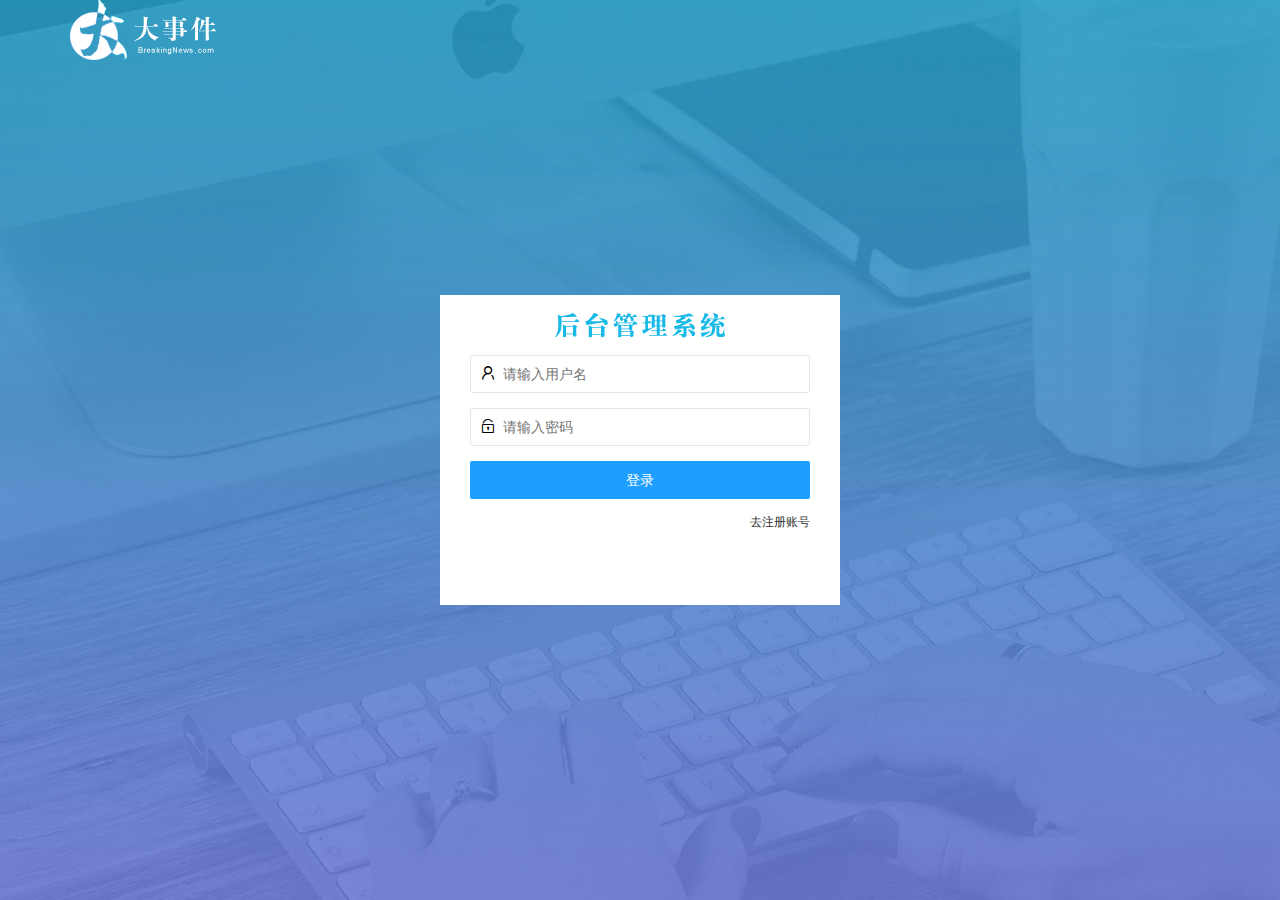
<file: login.html>
<!DOCTYPE html>
<html lang="en">
  <head>
    <meta charset="UTF-8" />
    <meta name="viewport" content="width=device-width, initial-scale=1.0" />
    <title>大事件-登录/注册</title>
    <!-- 导入 LayUI 的样式 -->
    <link rel="stylesheet" href="/assets/lib/layui/css/layui.css" />
    <!-- 导入自己的样式表 -->
    <link rel="stylesheet" href="/assets/css/login.css" />
  </head>
  <body>
    <!-- 头部的 Logo 区域 -->
    <div class="layui-main">
      <img src="/assets/images/logo.png" alt="" />
    </div>

    <!-- 登录注册区域 -->
    <div class="loginAndRegBox">
      <div class="title-box"></div>
      <!-- 登录的div -->
      <div class="login-box">
        <!-- 登录的表单 -->
        <form class="layui-form" id="formLogin" action="">
          <!-- 用户名 -->
          <div class="layui-form-item">
            <i class="layui-icon layui-icon-username"></i>
            <input
              type="text"
              name="username"
              required
              lay-verify="required"
              placeholder="请输入用户名"
              autocomplete="off"
              class="layui-input"
            />
          </div>
          <!-- 密码 -->
          <div class="layui-form-item">
            <i class="layui-icon layui-icon-password"></i>
            <input
              type="password"
              name="password"
              required
              lay-verify="required|pwd"
              placeholder="请输入密码"
              autocomplete="off"
              class="layui-input"
            />
          </div>
          <!-- 登录按钮 -->
          <div class="layui-form-item">
            <!-- 注意：表单提交按钮和普通按钮的区别，就是 lay-submit 属性 -->
            <button
              class="layui-btn layui-btn-fluid layui-btn-normal"
              lay-submit
            >
              登录
            </button>
          </div>
          <div class="layui-form-item links">
            <a href="javascript:;" id="link_reg">去注册账号</a>
          </div>
        </form>
      </div>
      <!-- 注册的div -->
      <div class="reg-box">
        <!-- 注册的表单 -->
        <form class="layui-form" action="" id="formReg">
          <!-- 用户名 -->
          <div class="layui-form-item">
            <i class="layui-icon layui-icon-username"></i>
            <input
              type="text"
              name="username"
              required
              lay-verify="required"
              placeholder="请输入用户名"
              autocomplete="off"
              class="layui-input"
            />
          </div>
          <!-- 密码 -->
          <div class="layui-form-item">
            <i class="layui-icon layui-icon-password"></i>
            <input
              type="password"
              name="password"
              required
              lay-verify="required|pwd"
              placeholder="请输入密码"
              autocomplete="off"
              class="layui-input"
            />
          </div>
          <!-- 密码确认框 -->
          <div class="layui-form-item">
            <i class="layui-icon layui-icon-password"></i>
            <input
              type="password"
              name="repassword"
              required
              lay-verify="required|pwd|repwd"
              placeholder="再次确认密码"
              autocomplete="off"
              class="layui-input"
            />
          </div>
          <!-- 注册按钮 -->
          <div class="layui-form-item">
            <!-- 注意：表单提交按钮和普通按钮的区别，就是 lay-submit 属性 -->
            <button
              class="layui-btn layui-btn-fluid layui-btn-normal"
              lay-submit
            >
              注册
            </button>
          </div>
          <div class="layui-form-item links">
            <a href="javascript:;" id="link_login">去登录</a>
          </div>
        </form>
      </div>
    </div>
    <script src="./assets/lib/layui/layui.all.js"></script>
    <script src="./assets/lib/jquery.js"></script>
    <script src="./assets/js/baseAPI.js"></script>
    <script src="./assets/js/login.js"></script>
  </body>
</html>
</file>
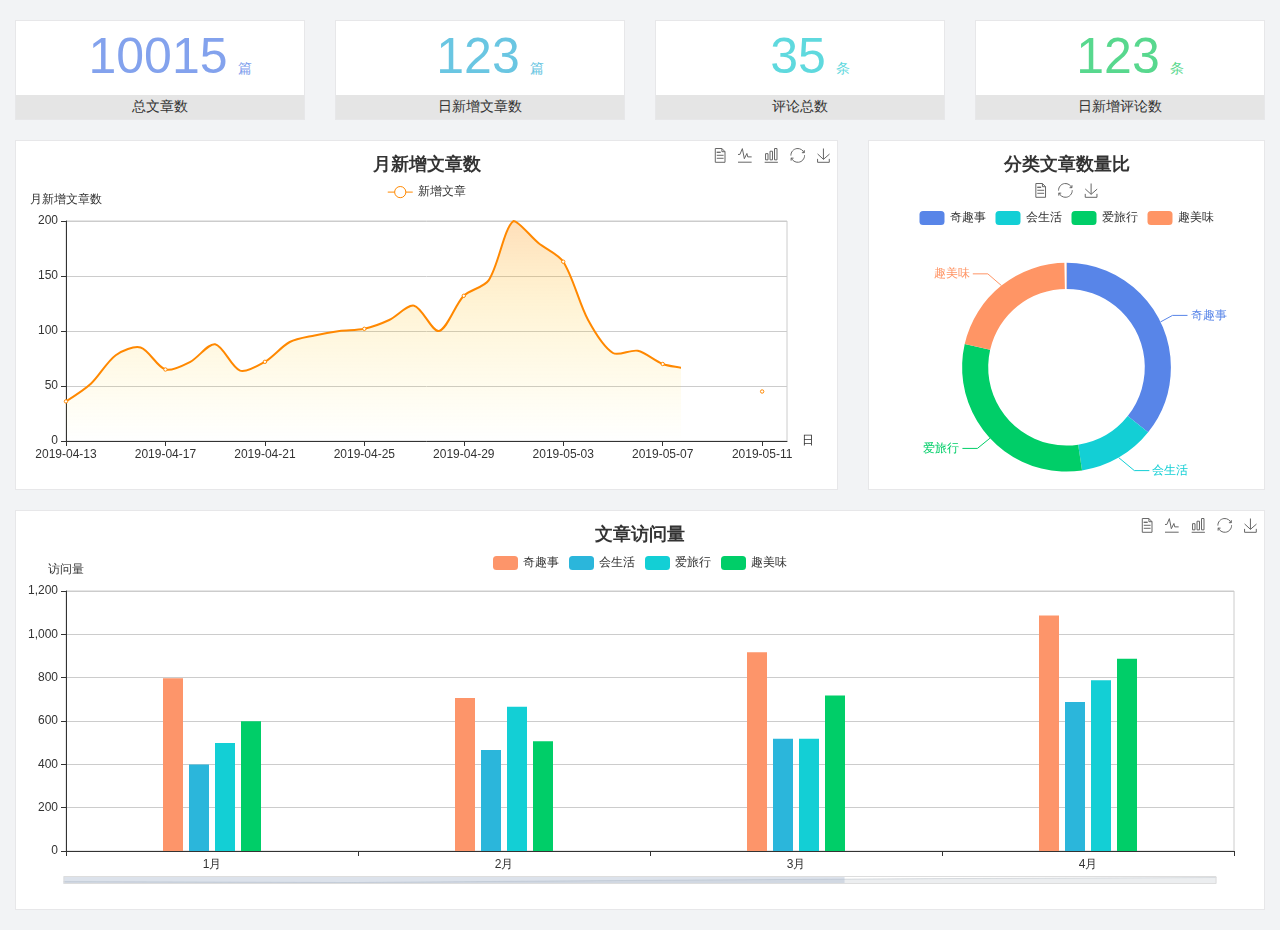
<file: home/dashboard.html>
<!DOCTYPE html>
<html lang="en">

<head>
  <meta charset="UTF-8">
  <meta name="viewport" content="width=device-width, initial-scale=1.0">
  <meta http-equiv="X-UA-Compatible" content="ie=edge">
  <title>图表统计</title>
  <link rel="stylesheet" href="../../assets/lib/bootstrap.css" />
  <link rel="stylesheet" href="../../assets/lib/main.css" />
  <script src="../../assets/lib/jquery.js"></script>
  <script type="text/javascript" src="../../assets/lib/echarts.min.js"></script>
</head>

<body>
  <div class="container-fluid">
    <div class="row spannel_list">
      <div class="col-sm-3 col-xs-6">
        <div class="spannel">
          <em>10015</em><span>篇</span>
          <b>总文章数</b>
        </div>
      </div>
      <div class="col-sm-3 col-xs-6">
        <div class="spannel scolor01">
          <em>123</em><span>篇</span>
          <b>日新增文章数</b>
        </div>
      </div>
      <div class="col-sm-3 col-xs-6">
        <div class="spannel scolor02">
          <em>35</em><span>条</span>
          <b>评论总数</b>
        </div>
      </div>
      <div class="col-sm-3 col-xs-6">
        <div class="spannel scolor03">
          <em>123</em><span>条</span>
          <b>日新增评论数</b>
        </div>
      </div>
    </div>
  </div>

  <div class="container-fluid">
    <div class="row curve-pie">
      <div class="col-lg-8 col-md-8">
        <div class="gragh_pannel" id="curve_show"></div>
      </div>
      <div class="col-lg-4 col-md-4">
        <div class="gragh_pannel" id="pie_show"></div>
      </div>
    </div>
  </div>

  <div class="container-fluid">
    <div class="column_pannel" id="column_show"></div>
  </div>

  <script>
    var oChart = echarts.init(document.getElementById('curve_show'));
    var aList_all = [
      { 'count': 36, 'date': '2019-04-13' },
      { 'count': 52, 'date': '2019-04-14' },
      { 'count': 78, 'date': '2019-04-15' },
      { 'count': 85, 'date': '2019-04-16' },
      { 'count': 65, 'date': '2019-04-17' },
      { 'count': 72, 'date': '2019-04-18' },
      { 'count': 88, 'date': '2019-04-19' },
      { 'count': 64, 'date': '2019-04-20' },
      { 'count': 72, 'date': '2019-04-21' },
      { 'count': 90, 'date': '2019-04-22' },
      { 'count': 96, 'date': '2019-04-23' },
      { 'count': 100, 'date': '2019-04-24' },
      { 'count': 102, 'date': '2019-04-25' },
      { 'count': 110, 'date': '2019-04-26' },
      { 'count': 123, 'date': '2019-04-27' },
      { 'count': 100, 'date': '2019-04-28' },
      { 'count': 132, 'date': '2019-04-29' },
      { 'count': 146, 'date': '2019-04-30' },
      { 'count': 200, 'date': '2019-05-01' },
      { 'count': 180, 'date': '2019-05-02' },
      { 'count': 163, 'date': '2019-05-03' },
      { 'count': 110, 'date': '2019-05-04' },
      { 'count': 80, 'date': '2019-05-05' },
      { 'count': 82, 'date': '2019-05-06' },
      { 'count': 70, 'date': '2019-05-07' },
      { 'count': 65, 'date': '2019-05-08' },
      { 'count': 54, 'date': '2019-05-09' },
      { 'count': 40, 'date': '2019-05-10' },
      { 'count': 45, 'date': '2019-05-11' },
      { 'count': 38, 'date': '2019-05-12' },
    ];

    let aCount = [];
    let aDate = [];

    for (var i = 0; i < aList_all.length; i++) {
      aCount.push(aList_all[i].count);
      aDate.push(aList_all[i].date);
    }

    var chartopt = {
      title: {
        text: '月新增文章数',
        left: 'center',
        top: '10'
      },
      tooltip: {
        trigger: 'axis'
      },
      legend: {
        data: ['新增文章'],
        top: '40'
      },
      toolbox: {
        show: true,
        feature: {
          mark: { show: true },
          dataView: { show: true, readOnly: false },
          magicType: { show: true, type: ['line', 'bar'] },
          restore: { show: true },
          saveAsImage: { show: true }
        }
      },
      calculable: true,
      xAxis: [
        {
          name: '日',
          type: 'category',
          boundaryGap: false,
          data: aDate
        }
      ],
      yAxis: [
        {
          name: '月新增文章数',
          type: 'value'
        }
      ],
      series: [
        {
          name: '新增文章',
          type: 'line',
          smooth: true,
          itemStyle: { normal: { areaStyle: { type: 'default' }, color: '#f80' }, lineStyle: { color: '#f80' } },
          data: aCount
        }],
      areaStyle: {
        normal: {
          color: new echarts.graphic.LinearGradient(0, 0, 0, 1, [{
            offset: 0,
            color: 'rgba(255,136,0,0.39)'
          }, {
            offset: .34,
            color: 'rgba(255,180,0,0.25)'
          }, {
            offset: 1,
            color: 'rgba(255,222,0,0.00)'
          }])

        }
      },
      grid: {
        show: true,
        x: 50,
        x2: 50,
        y: 80,
        height: 220
      }
    };

    oChart.setOption(chartopt);


    var oPie = echarts.init(document.getElementById('pie_show'));
    var oPieopt =
    {
      title: {
        top: 10,
        text: '分类文章数量比',
        x: 'center'
      },
      tooltip: {
        trigger: 'item',
        formatter: "{a} <br/>{b} : {c} ({d}%)"
      },
      color: ['#5885e8', '#13cfd5', '#00ce68', '#ff9565'],
      legend: {
        x: 'center',
        top: 65,
        data: ['奇趣事', '会生活', '爱旅行', '趣美味']
      },
      toolbox: {
        show: true,
        x: 'center',
        top: 35,
        feature: {
          mark: { show: true },
          dataView: { show: true, readOnly: false },
          magicType: {
            show: true,
            type: ['pie', 'funnel'],
            option: {
              funnel: {
                x: '25%',
                width: '50%',
                funnelAlign: 'left',
                max: 1548
              }
            }
          },
          restore: { show: true },
          saveAsImage: { show: true }
        }
      },
      calculable: true,
      series: [
        {
          name: '访问来源',
          type: 'pie',
          radius: ['45%', '60%'],
          center: ['50%', '65%'],
          data: [
            { value: 300, name: '奇趣事' },
            { value: 100, name: '会生活' },
            { value: 260, name: '爱旅行' },
            { value: 180, name: '趣美味' }
          ]
        }
      ]
    };
    oPie.setOption(oPieopt);



    var oColumn = this.echarts.init(document.getElementById('column_show'));
    var oColumnopt =
    {
      title: {
        text: '文章访问量',
        left: 'center',
        top: '10'
      },
      tooltip: {
        trigger: 'axis'
      },
      legend: {
        data: ['奇趣事', '会生活', '爱旅行', '趣美味'],
        top: '40'
      },
      toolbox: {
        show: true,
        feature: {
          mark: { show: true },
          dataView: { show: true, readOnly: false },
          magicType: { show: true, type: ['line', 'bar'] },
          restore: { show: true },
          saveAsImage: { show: true }
        }
      },
      calculable: true,
      xAxis: [
        {
          type: 'category',
          data: ['1月', '2月', '3月', '4月', '5月']
        }
      ],
      yAxis: [
        {
          name: '访问量',
          type: 'value'
        }
      ],
      series: [
        {
          name: '奇趣事',
          type: 'bar',
          barWidth: 20,
          itemStyle: {
            normal: { areaStyle: { type: 'default' }, color: '#fd956a' }
          },
          data: [800, 708, 920, 1090, 1200]
        },
        {
          name: '会生活',
          type: 'bar',
          barWidth: 20,
          itemStyle: {
            normal: { areaStyle: { type: 'default' }, color: '#2bb6db' }
          },
          data: [400, 468, 520, 690, 800]
        },
        {
          name: '爱旅行',
          type: 'bar',
          barWidth: 20,
          itemStyle: {
            normal: { areaStyle: { type: 'default' }, color: '#13cfd5' }
          },
          data: [500, 668, 520, 790, 900]
        },
        {
          name: '趣美味',
          type: 'bar',
          barWidth: 20,
          itemStyle: {
            normal: { areaStyle: { type: 'default' }, color: '#00ce68' }
          },
          data: [600, 508, 720, 890, 1000]
        }
      ],
      grid: {
        show: true,
        x: 50,
        x2: 30,
        y: 80,
        height: 260
      },
      dataZoom: [//给x轴设置滚动条
        {
          start: 0,//默认为0
          end: 100 - 1000 / 31,//默认为100
          type: 'slider',
          show: true,
          xAxisIndex: [0],
          handleSize: 0,//滑动条的 左右2个滑动条的大小
          height: 8,//组件高度
          left: 45, //左边的距离
          right: 50,//右边的距离
          bottom: 26,//右边的距离
          handleColor: '#ddd',//h滑动图标的颜色
          handleStyle: {
            borderColor: "#cacaca",
            borderWidth: "1",
            shadowBlur: 2,
            background: "#ddd",
            shadowColor: "#ddd",
          }
        }]
    };
    oColumn.setOption(oColumnopt);
  </script>
</body>

</html>
</file>
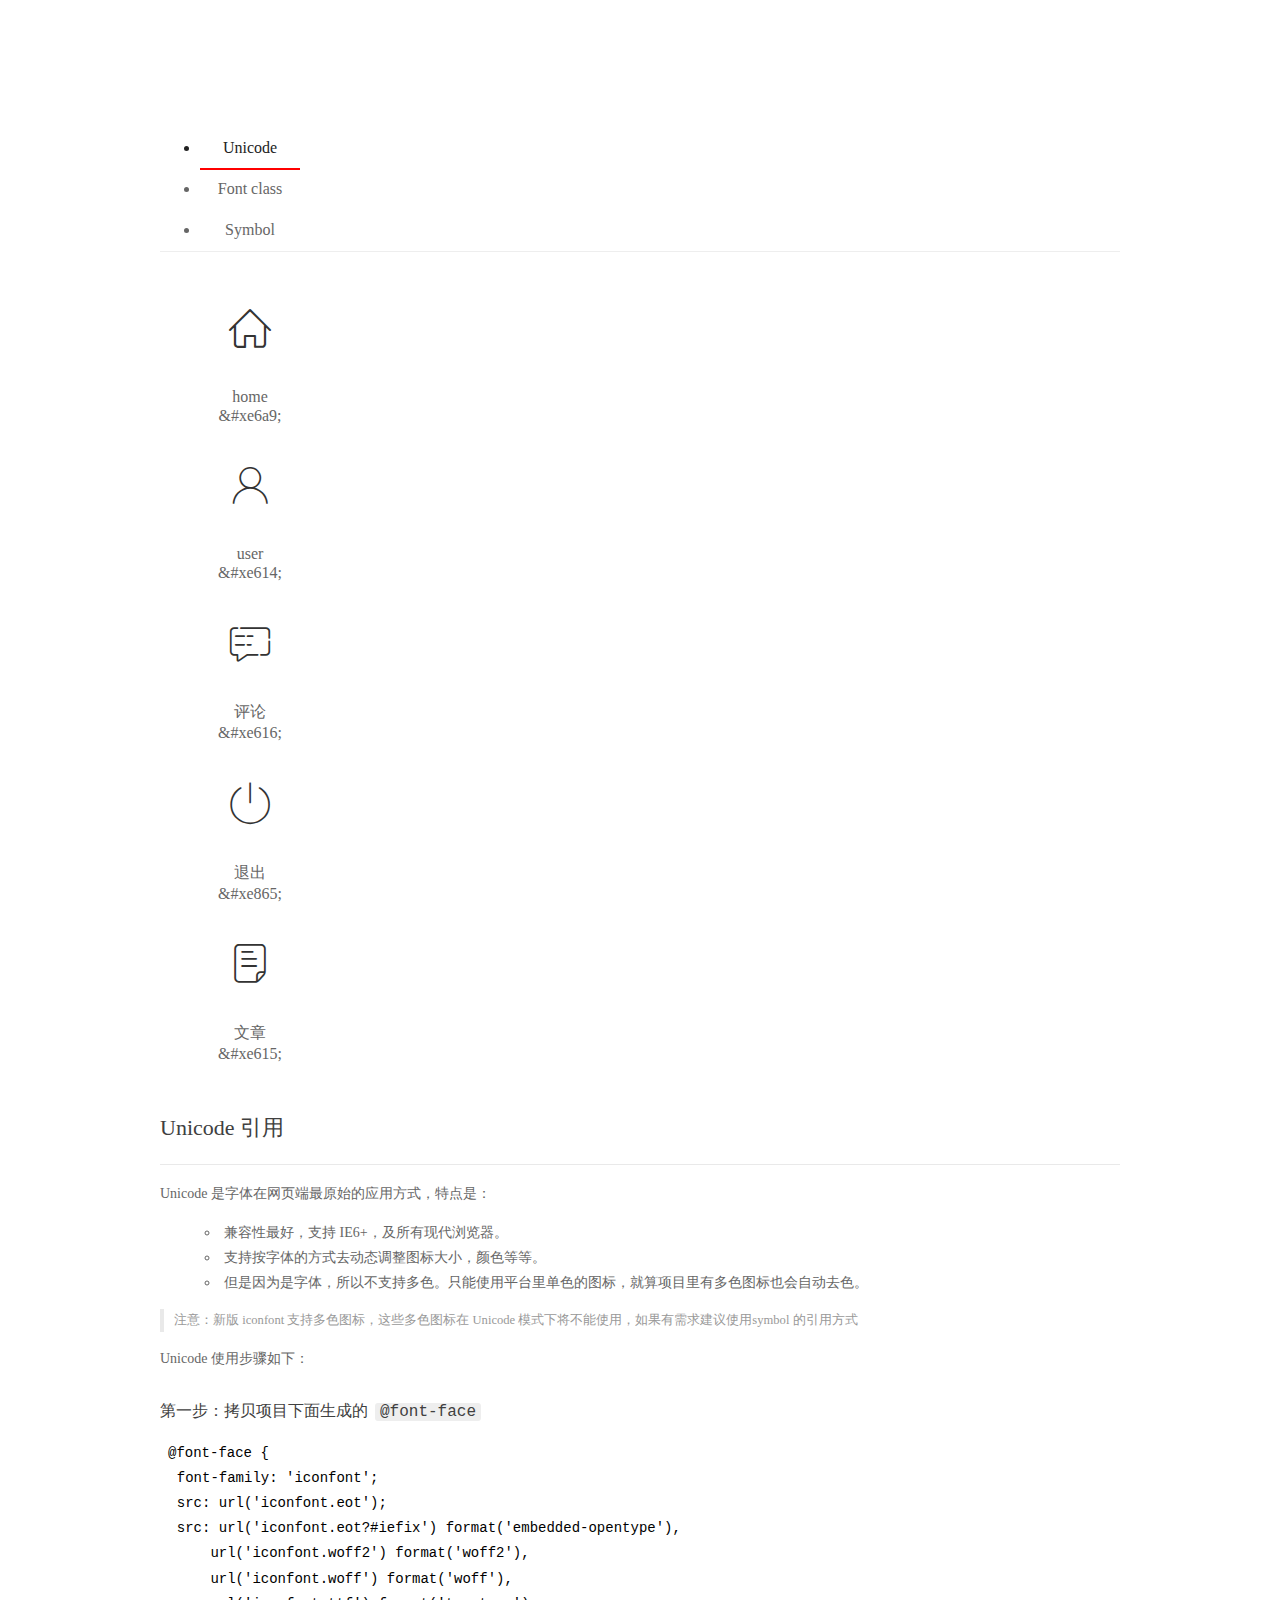
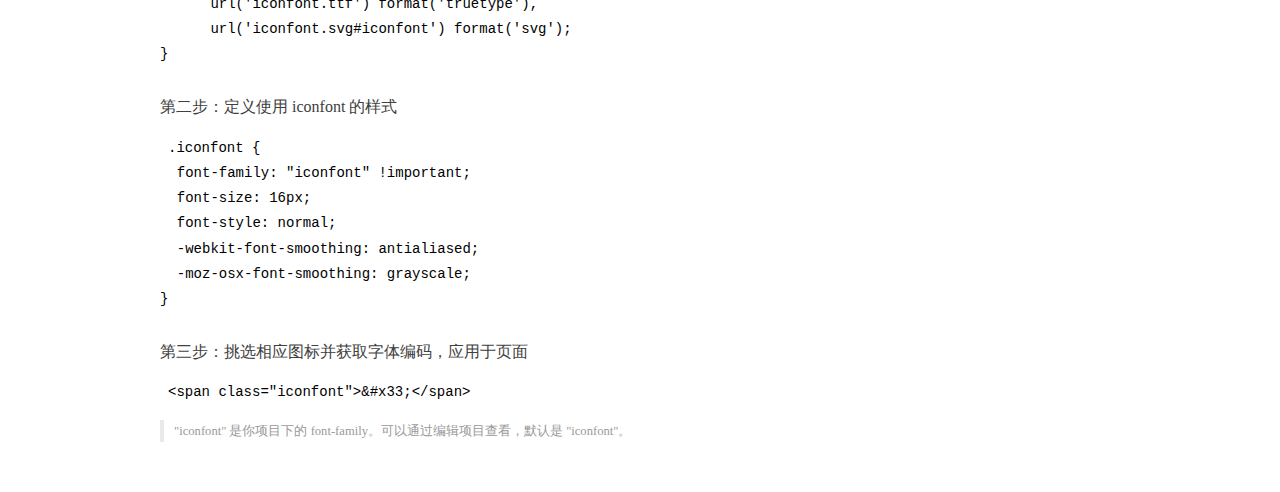
<file: assets/fonts/demo_index.html>
<!DOCTYPE html>
<html>
<head>
  <meta charset="utf-8"/>
  <title>IconFont Demo</title>
  <link rel="shortcut icon" href="https://gtms04.alicdn.com/tps/i4/TB1_oz6GVXXXXaFXpXXJDFnIXXX-64-64.ico" type="image/x-icon"/>
  <link rel="stylesheet" href="https://g.alicdn.com/thx/cube/1.3.2/cube.min.css">
  <link rel="stylesheet" href="demo.css">
  <link rel="stylesheet" href="iconfont.css">
  <script src="iconfont.js"></script>
  <!-- jQuery -->
  <script src="https://a1.alicdn.com/oss/uploads/2018/12/26/7bfddb60-08e8-11e9-9b04-53e73bb6408b.js"></script>
  <!-- 代码高亮 -->
  <script src="https://a1.alicdn.com/oss/uploads/2018/12/26/a3f714d0-08e6-11e9-8a15-ebf944d7534c.js"></script>
</head>
<body>
  <div class="main">
    <h1 class="logo"><a href="https://www.iconfont.cn/" title="iconfont 首页" target="_blank">&#xe86b;</a></h1>
    <div class="nav-tabs">
      <ul id="tabs" class="dib-box">
        <li class="dib active"><span>Unicode</span></li>
        <li class="dib"><span>Font class</span></li>
        <li class="dib"><span>Symbol</span></li>
      </ul>
      
    </div>
    <div class="tab-container">
      <div class="content unicode" style="display: block;">
          <ul class="icon_lists dib-box">
          
            <li class="dib">
              <span class="icon iconfont">&#xe6a9;</span>
                <div class="name">home</div>
                <div class="code-name">&amp;#xe6a9;</div>
              </li>
          
            <li class="dib">
              <span class="icon iconfont">&#xe614;</span>
                <div class="name">user</div>
                <div class="code-name">&amp;#xe614;</div>
              </li>
          
            <li class="dib">
              <span class="icon iconfont">&#xe616;</span>
                <div class="name">评论</div>
                <div class="code-name">&amp;#xe616;</div>
              </li>
          
            <li class="dib">
              <span class="icon iconfont">&#xe865;</span>
                <div class="name">退出</div>
                <div class="code-name">&amp;#xe865;</div>
              </li>
          
            <li class="dib">
              <span class="icon iconfont">&#xe615;</span>
                <div class="name">文章</div>
                <div class="code-name">&amp;#xe615;</div>
              </li>
          
          </ul>
          <div class="article markdown">
          <h2 id="unicode-">Unicode 引用</h2>
          <hr>

          <p>Unicode 是字体在网页端最原始的应用方式，特点是：</p>
          <ul>
            <li>兼容性最好，支持 IE6+，及所有现代浏览器。</li>
            <li>支持按字体的方式去动态调整图标大小，颜色等等。</li>
            <li>但是因为是字体，所以不支持多色。只能使用平台里单色的图标，就算项目里有多色图标也会自动去色。</li>
          </ul>
          <blockquote>
            <p>注意：新版 iconfont 支持多色图标，这些多色图标在 Unicode 模式下将不能使用，如果有需求建议使用symbol 的引用方式</p>
          </blockquote>
          <p>Unicode 使用步骤如下：</p>
          <h3 id="-font-face">第一步：拷贝项目下面生成的 <code>@font-face</code></h3>
<pre><code class="language-css"
>@font-face {
  font-family: 'iconfont';
  src: url('iconfont.eot');
  src: url('iconfont.eot?#iefix') format('embedded-opentype'),
      url('iconfont.woff2') format('woff2'),
      url('iconfont.woff') format('woff'),
      url('iconfont.ttf') format('truetype'),
      url('iconfont.svg#iconfont') format('svg');
}
</code></pre>
          <h3 id="-iconfont-">第二步：定义使用 iconfont 的样式</h3>
<pre><code class="language-css"
>.iconfont {
  font-family: "iconfont" !important;
  font-size: 16px;
  font-style: normal;
  -webkit-font-smoothing: antialiased;
  -moz-osx-font-smoothing: grayscale;
}
</code></pre>
          <h3 id="-">第三步：挑选相应图标并获取字体编码，应用于页面</h3>
<pre>
<code class="language-html"
>&lt;span class="iconfont"&gt;&amp;#x33;&lt;/span&gt;
</code></pre>
          <blockquote>
            <p>"iconfont" 是你项目下的 font-family。可以通过编辑项目查看，默认是 "iconfont"。</p>
          </blockquote>
          </div>
      </div>
      <div class="content font-class">
        <ul class="icon_lists dib-box">
          
          <li class="dib">
            <span class="icon iconfont icon-home"></span>
            <div class="name">
              home
            </div>
            <div class="code-name">.icon-home
            </div>
          </li>
          
          <li class="dib">
            <span class="icon iconfont icon-user"></span>
            <div class="name">
              user
            </div>
            <div class="code-name">.icon-user
            </div>
          </li>
          
          <li class="dib">
            <span class="icon iconfont icon-pinglun"></span>
            <div class="name">
              评论
            </div>
            <div class="code-name">.icon-pinglun
            </div>
          </li>
          
          <li class="dib">
            <span class="icon iconfont icon-tuichu"></span>
            <div class="name">
              退出
            </div>
            <div class="code-name">.icon-tuichu
            </div>
          </li>
          
          <li class="dib">
            <span class="icon iconfont icon-16"></span>
            <div class="name">
              文章
            </div>
            <div class="code-name">.icon-16
            </div>
          </li>
          
        </ul>
        <div class="article markdown">
        <h2 id="font-class-">font-class 引用</h2>
        <hr>

        <p>font-class 是 Unicode 使用方式的一种变种，主要是解决 Unicode 书写不直观，语意不明确的问题。</p>
        <p>与 Unicode 使用方式相比，具有如下特点：</p>
        <ul>
          <li>兼容性良好，支持 IE8+，及所有现代浏览器。</li>
          <li>相比于 Unicode 语意明确，书写更直观。可以很容易分辨这个 icon 是什么。</li>
          <li>因为使用 class 来定义图标，所以当要替换图标时，只需要修改 class 里面的 Unicode 引用。</li>
          <li>不过因为本质上还是使用的字体，所以多色图标还是不支持的。</li>
        </ul>
        <p>使用步骤如下：</p>
        <h3 id="-fontclass-">第一步：引入项目下面生成的 fontclass 代码：</h3>
<pre><code class="language-html">&lt;link rel="stylesheet" href="./iconfont.css"&gt;
</code></pre>
        <h3 id="-">第二步：挑选相应图标并获取类名，应用于页面：</h3>
<pre><code class="language-html">&lt;span class="iconfont icon-xxx"&gt;&lt;/span&gt;
</code></pre>
        <blockquote>
          <p>"
            iconfont" 是你项目下的 font-family。可以通过编辑项目查看，默认是 "iconfont"。</p>
        </blockquote>
      </div>
      </div>
      <div class="content symbol">
          <ul class="icon_lists dib-box">
          
            <li class="dib">
                <svg class="icon svg-icon" aria-hidden="true">
                  <use xlink:href="#icon-home"></use>
                </svg>
                <div class="name">home</div>
                <div class="code-name">#icon-home</div>
            </li>
          
            <li class="dib">
                <svg class="icon svg-icon" aria-hidden="true">
                  <use xlink:href="#icon-user"></use>
                </svg>
                <div class="name">user</div>
                <div class="code-name">#icon-user</div>
            </li>
          
            <li class="dib">
                <svg class="icon svg-icon" aria-hidden="true">
                  <use xlink:href="#icon-pinglun"></use>
                </svg>
                <div class="name">评论</div>
                <div class="code-name">#icon-pinglun</div>
            </li>
          
            <li class="dib">
                <svg class="icon svg-icon" aria-hidden="true">
                  <use xlink:href="#icon-tuichu"></use>
                </svg>
                <div class="name">退出</div>
                <div class="code-name">#icon-tuichu</div>
            </li>
          
            <li class="dib">
                <svg class="icon svg-icon" aria-hidden="true">
                  <use xlink:href="#icon-16"></use>
                </svg>
                <div class="name">文章</div>
                <div class="code-name">#icon-16</div>
            </li>
          
          </ul>
          <div class="article markdown">
          <h2 id="symbol-">Symbol 引用</h2>
          <hr>

          <p>这是一种全新的使用方式，应该说这才是未来的主流，也是平台目前推荐的用法。相关介绍可以参考这篇<a href="">文章</a>
            这种用法其实是做了一个 SVG 的集合，与另外两种相比具有如下特点：</p>
          <ul>
            <li>支持多色图标了，不再受单色限制。</li>
            <li>通过一些技巧，支持像字体那样，通过 <code>font-size</code>, <code>color</code> 来调整样式。</li>
            <li>兼容性较差，支持 IE9+，及现代浏览器。</li>
            <li>浏览器渲染 SVG 的性能一般，还不如 png。</li>
          </ul>
          <p>使用步骤如下：</p>
          <h3 id="-symbol-">第一步：引入项目下面生成的 symbol 代码：</h3>
<pre><code class="language-html">&lt;script src="./iconfont.js"&gt;&lt;/script&gt;
</code></pre>
          <h3 id="-css-">第二步：加入通用 CSS 代码（引入一次就行）：</h3>
<pre><code class="language-html">&lt;style&gt;
.icon {
  width: 1em;
  height: 1em;
  vertical-align: -0.15em;
  fill: currentColor;
  overflow: hidden;
}
&lt;/style&gt;
</code></pre>
          <h3 id="-">第三步：挑选相应图标并获取类名，应用于页面：</h3>
<pre><code class="language-html">&lt;svg class="icon" aria-hidden="true"&gt;
  &lt;use xlink:href="#icon-xxx"&gt;&lt;/use&gt;
&lt;/svg&gt;
</code></pre>
          </div>
      </div>

    </div>
  </div>
  <script>
  $(document).ready(function () {
      $('.tab-container .content:first').show()

      $('#tabs li').click(function (e) {
        var tabContent = $('.tab-container .content')
        var index = $(this).index()

        if ($(this).hasClass('active')) {
          return
        } else {
          $('#tabs li').removeClass('active')
          $(this).addClass('active')

          tabContent.hide().eq(index).fadeIn()
        }
      })
    })
  </script>
</body>
</html>
</file>
<file: assets/lib/layui/css/layui.css>
/** layui-v2.5.5 MIT License By https://www.layui.com */
 .layui-inline,img{display:inline-block;vertical-align:middle}h1,h2,h3,h4,h5,h6{font-weight:400}.layui-edge,.layui-header,.layui-inline,.layui-main{position:relative}.layui-body,.layui-edge,.layui-elip{overflow:hidden}.layui-btn,.layui-edge,.layui-inline,img{vertical-align:middle}.layui-btn,.layui-disabled,.layui-icon,.layui-unselect{-moz-user-select:none;-webkit-user-select:none;-ms-user-select:none}.layui-elip,.layui-form-checkbox span,.layui-form-pane .layui-form-label{text-overflow:ellipsis;white-space:nowrap}.layui-breadcrumb,.layui-tree-btnGroup{visibility:hidden}blockquote,body,button,dd,div,dl,dt,form,h1,h2,h3,h4,h5,h6,input,li,ol,p,pre,td,textarea,th,ul{margin:0;padding:0;-webkit-tap-highlight-color:rgba(0,0,0,0)}a:active,a:hover{outline:0}img{border:none}li{list-style:none}table{border-collapse:collapse;border-spacing:0}h4,h5,h6{font-size:100%}button,input,optgroup,option,select,textarea{font-family:inherit;font-size:inherit;font-style:inherit;font-weight:inherit;outline:0}pre{white-space:pre-wrap;white-space:-moz-pre-wrap;white-space:-pre-wrap;white-space:-o-pre-wrap;word-wrap:break-word}body{line-height:24px;font:14px Helvetica Neue,Helvetica,PingFang SC,Tahoma,Arial,sans-serif}hr{height:1px;margin:10px 0;border:0;clear:both}a{color:#333;text-decoration:none}a:hover{color:#777}a cite{font-style:normal;*cursor:pointer}.layui-border-box,.layui-border-box *{box-sizing:border-box}.layui-box,.layui-box *{box-sizing:content-box}.layui-clear{clear:both;*zoom:1}.layui-clear:after{content:'\20';clear:both;*zoom:1;display:block;height:0}.layui-inline{*display:inline;*zoom:1}.layui-edge{display:inline-block;width:0;height:0;border-width:6px;border-style:dashed;border-color:transparent}.layui-edge-top{top:-4px;border-bottom-color:#999;border-bottom-style:solid}.layui-edge-right{border-left-color:#999;border-left-style:solid}.layui-edge-bottom{top:2px;border-top-color:#999;border-top-style:solid}.layui-edge-left{border-right-color:#999;border-right-style:solid}.layui-disabled,.layui-disabled:hover{color:#d2d2d2!important;cursor:not-allowed!important}.layui-circle{border-radius:100%}.layui-show{display:block!important}.layui-hide{display:none!important}@font-face{font-family:layui-icon;src:url(../font/iconfont.eot?v=250);src:url(../font/iconfont.eot?v=250#iefix) format('embedded-opentype'),url(../font/iconfont.woff2?v=250) format('woff2'),url(../font/iconfont.woff?v=250) format('woff'),url(../font/iconfont.ttf?v=250) format('truetype'),url(../font/iconfont.svg?v=250#layui-icon) format('svg')}.layui-icon{font-family:layui-icon!important;font-size:16px;font-style:normal;-webkit-font-smoothing:antialiased;-moz-osx-font-smoothing:grayscale}.layui-icon-reply-fill:before{content:"\e611"}.layui-icon-set-fill:before{content:"\e614"}.layui-icon-menu-fill:before{content:"\e60f"}.layui-icon-search:before{content:"\e615"}.layui-icon-share:before{content:"\e641"}.layui-icon-set-sm:before{content:"\e620"}.layui-icon-engine:before{content:"\e628"}.layui-icon-close:before{content:"\1006"}.layui-icon-close-fill:before{content:"\1007"}.layui-icon-chart-screen:before{content:"\e629"}.layui-icon-star:before{content:"\e600"}.layui-icon-circle-dot:before{content:"\e617"}.layui-icon-chat:before{content:"\e606"}.layui-icon-release:before{content:"\e609"}.layui-icon-list:before{content:"\e60a"}.layui-icon-chart:before{content:"\e62c"}.layui-icon-ok-circle:before{content:"\1005"}.layui-icon-layim-theme:before{content:"\e61b"}.layui-icon-table:before{content:"\e62d"}.layui-icon-right:before{content:"\e602"}.layui-icon-left:before{content:"\e603"}.layui-icon-cart-simple:before{content:"\e698"}.layui-icon-face-cry:before{content:"\e69c"}.layui-icon-face-smile:before{content:"\e6af"}.layui-icon-survey:before{content:"\e6b2"}.layui-icon-tree:before{content:"\e62e"}.layui-icon-upload-circle:before{content:"\e62f"}.layui-icon-add-circle:before{content:"\e61f"}.layui-icon-download-circle:before{content:"\e601"}.layui-icon-templeate-1:before{content:"\e630"}.layui-icon-util:before{content:"\e631"}.layui-icon-face-surprised:before{content:"\e664"}.layui-icon-edit:before{content:"\e642"}.layui-icon-speaker:before{content:"\e645"}.layui-icon-down:before{content:"\e61a"}.layui-icon-file:before{content:"\e621"}.layui-icon-layouts:before{content:"\e632"}.layui-icon-rate-half:before{content:"\e6c9"}.layui-icon-add-circle-fine:before{content:"\e608"}.layui-icon-prev-circle:before{content:"\e633"}.layui-icon-read:before{content:"\e705"}.layui-icon-404:before{content:"\e61c"}.layui-icon-carousel:before{content:"\e634"}.layui-icon-help:before{content:"\e607"}.layui-icon-code-circle:before{content:"\e635"}.layui-icon-water:before{content:"\e636"}.layui-icon-username:before{content:"\e66f"}.layui-icon-find-fill:before{content:"\e670"}.layui-icon-about:before{content:"\e60b"}.layui-icon-location:before{content:"\e715"}.layui-icon-up:before{content:"\e619"}.layui-icon-pause:before{content:"\e651"}.layui-icon-date:before{content:"\e637"}.layui-icon-layim-uploadfile:before{content:"\e61d"}.layui-icon-delete:before{content:"\e640"}.layui-icon-play:before{content:"\e652"}.layui-icon-top:before{content:"\e604"}.layui-icon-friends:before{content:"\e612"}.layui-icon-refresh-3:before{content:"\e9aa"}.layui-icon-ok:before{content:"\e605"}.layui-icon-layer:before{content:"\e638"}.layui-icon-face-smile-fine:before{content:"\e60c"}.layui-icon-dollar:before{content:"\e659"}.layui-icon-group:before{content:"\e613"}.layui-icon-layim-download:before{content:"\e61e"}.layui-icon-picture-fine:before{content:"\e60d"}.layui-icon-link:before{content:"\e64c"}.layui-icon-diamond:before{content:"\e735"}.layui-icon-log:before{content:"\e60e"}.layui-icon-rate-solid:before{content:"\e67a"}.layui-icon-fonts-del:before{content:"\e64f"}.layui-icon-unlink:before{content:"\e64d"}.layui-icon-fonts-clear:before{content:"\e639"}.layui-icon-triangle-r:before{content:"\e623"}.layui-icon-circle:before{content:"\e63f"}.layui-icon-radio:before{content:"\e643"}.layui-icon-align-center:before{content:"\e647"}.layui-icon-align-right:before{content:"\e648"}.layui-icon-align-left:before{content:"\e649"}.layui-icon-loading-1:before{content:"\e63e"}.layui-icon-return:before{content:"\e65c"}.layui-icon-fonts-strong:before{content:"\e62b"}.layui-icon-upload:before{content:"\e67c"}.layui-icon-dialogue:before{content:"\e63a"}.layui-icon-video:before{content:"\e6ed"}.layui-icon-headset:before{content:"\e6fc"}.layui-icon-cellphone-fine:before{content:"\e63b"}.layui-icon-add-1:before{content:"\e654"}.layui-icon-face-smile-b:before{content:"\e650"}.layui-icon-fonts-html:before{content:"\e64b"}.layui-icon-form:before{content:"\e63c"}.layui-icon-cart:before{content:"\e657"}.layui-icon-camera-fill:before{content:"\e65d"}.layui-icon-tabs:before{content:"\e62a"}.layui-icon-fonts-code:before{content:"\e64e"}.layui-icon-fire:before{content:"\e756"}.layui-icon-set:before{content:"\e716"}.layui-icon-fonts-u:before{content:"\e646"}.layui-icon-triangle-d:before{content:"\e625"}.layui-icon-tips:before{content:"\e702"}.layui-icon-picture:before{content:"\e64a"}.layui-icon-more-vertical:before{content:"\e671"}.layui-icon-flag:before{content:"\e66c"}.layui-icon-loading:before{content:"\e63d"}.layui-icon-fonts-i:before{content:"\e644"}.layui-icon-refresh-1:before{content:"\e666"}.layui-icon-rmb:before{content:"\e65e"}.layui-icon-home:before{content:"\e68e"}.layui-icon-user:before{content:"\e770"}.layui-icon-notice:before{content:"\e667"}.layui-icon-login-weibo:before{content:"\e675"}.layui-icon-voice:before{content:"\e688"}.layui-icon-upload-drag:before{content:"\e681"}.layui-icon-login-qq:before{content:"\e676"}.layui-icon-snowflake:before{content:"\e6b1"}.layui-icon-file-b:before{content:"\e655"}.layui-icon-template:before{content:"\e663"}.layui-icon-auz:before{content:"\e672"}.layui-icon-console:before{content:"\e665"}.layui-icon-app:before{content:"\e653"}.layui-icon-prev:before{content:"\e65a"}.layui-icon-website:before{content:"\e7ae"}.layui-icon-next:before{content:"\e65b"}.layui-icon-component:before{content:"\e857"}.layui-icon-more:before{content:"\e65f"}.layui-icon-login-wechat:before{content:"\e677"}.layui-icon-shrink-right:before{content:"\e668"}.layui-icon-spread-left:before{content:"\e66b"}.layui-icon-camera:before{content:"\e660"}.layui-icon-note:before{content:"\e66e"}.layui-icon-refresh:before{content:"\e669"}.layui-icon-female:before{content:"\e661"}.layui-icon-male:before{content:"\e662"}.layui-icon-password:before{content:"\e673"}.layui-icon-senior:before{content:"\e674"}.layui-icon-theme:before{content:"\e66a"}.layui-icon-tread:before{content:"\e6c5"}.layui-icon-praise:before{content:"\e6c6"}.layui-icon-star-fill:before{content:"\e658"}.layui-icon-rate:before{content:"\e67b"}.layui-icon-template-1:before{content:"\e656"}.layui-icon-vercode:before{content:"\e679"}.layui-icon-cellphone:before{content:"\e678"}.layui-icon-screen-full:before{content:"\e622"}.layui-icon-screen-restore:before{content:"\e758"}.layui-icon-cols:before{content:"\e610"}.layui-icon-export:before{content:"\e67d"}.layui-icon-print:before{content:"\e66d"}.layui-icon-slider:before{content:"\e714"}.layui-icon-addition:before{content:"\e624"}.layui-icon-subtraction:before{content:"\e67e"}.layui-icon-service:before{content:"\e626"}.layui-icon-transfer:before{content:"\e691"}.layui-main{width:1140px;margin:0 auto}.layui-header{z-index:1000;height:60px}.layui-header a:hover{transition:all .5s;-webkit-transition:all .5s}.layui-side{position:fixed;left:0;top:0;bottom:0;z-index:999;width:200px;overflow-x:hidden}.layui-side-scroll{position:relative;width:220px;height:100%;overflow-x:hidden}.layui-body{position:absolute;left:200px;right:0;top:0;bottom:0;z-index:998;width:auto;overflow-y:auto;box-sizing:border-box}.layui-layout-body{overflow:hidden}.layui-layout-admin .layui-header{background-color:#23262E}.layui-layout-admin .layui-side{top:60px;width:200px;overflow-x:hidden}.layui-layout-admin .layui-body{position:fixed;top:60px;bottom:44px}.layui-layout-admin .layui-main{width:auto;margin:0 15px}.layui-layout-admin .layui-footer{position:fixed;left:200px;right:0;bottom:0;height:44px;line-height:44px;padding:0 15px;background-color:#eee}.layui-layout-admin .layui-logo{position:absolute;left:0;top:0;width:200px;height:100%;line-height:60px;text-align:center;color:#009688;font-size:16px}.layui-layout-admin .layui-header .layui-nav{background:0 0}.layui-layout-left{position:absolute!important;left:200px;top:0}.layui-layout-right{position:absolute!important;right:0;top:0}.layui-container{position:relative;margin:0 auto;padding:0 15px;box-sizing:border-box}.layui-fluid{position:relative;margin:0 auto;padding:0 15px}.layui-row:after,.layui-row:before{content:'';display:block;clear:both}.layui-col-lg1,.layui-col-lg10,.layui-col-lg11,.layui-col-lg12,.layui-col-lg2,.layui-col-lg3,.layui-col-lg4,.layui-col-lg5,.layui-col-lg6,.layui-col-lg7,.layui-col-lg8,.layui-col-lg9,.layui-col-md1,.layui-col-md10,.layui-col-md11,.layui-col-md12,.layui-col-md2,.layui-col-md3,.layui-col-md4,.layui-col-md5,.layui-col-md6,.layui-col-md7,.layui-col-md8,.layui-col-md9,.layui-col-sm1,.layui-col-sm10,.layui-col-sm11,.layui-col-sm12,.layui-col-sm2,.layui-col-sm3,.layui-col-sm4,.layui-col-sm5,.layui-col-sm6,.layui-col-sm7,.layui-col-sm8,.layui-col-sm9,.layui-col-xs1,.layui-col-xs10,.layui-col-xs11,.layui-col-xs12,.layui-col-xs2,.layui-col-xs3,.layui-col-xs4,.layui-col-xs5,.layui-col-xs6,.layui-col-xs7,.layui-col-xs8,.layui-col-xs9{position:relative;display:block;box-sizing:border-box}.layui-col-xs1,.layui-col-xs10,.layui-col-xs11,.layui-col-xs12,.layui-col-xs2,.layui-col-xs3,.layui-col-xs4,.layui-col-xs5,.layui-col-xs6,.layui-col-xs7,.layui-col-xs8,.layui-col-xs9{float:left}.layui-col-xs1{width:8.33333333%}.layui-col-xs2{width:16.66666667%}.layui-col-xs3{width:25%}.layui-col-xs4{width:33.33333333%}.layui-col-xs5{width:41.66666667%}.layui-col-xs6{width:50%}.layui-col-xs7{width:58.33333333%}.layui-col-xs8{width:66.66666667%}.layui-col-xs9{width:75%}.layui-col-xs10{width:83.33333333%}.layui-col-xs11{width:91.66666667%}.layui-col-xs12{width:100%}.layui-col-xs-offset1{margin-left:8.33333333%}.layui-col-xs-offset2{margin-left:16.66666667%}.layui-col-xs-offset3{margin-left:25%}.layui-col-xs-offset4{margin-left:33.33333333%}.layui-col-xs-offset5{margin-left:41.66666667%}.layui-col-xs-offset6{margin-left:50%}.layui-col-xs-offset7{margin-left:58.33333333%}.layui-col-xs-offset8{margin-left:66.66666667%}.layui-col-xs-offset9{margin-left:75%}.layui-col-xs-offset10{margin-left:83.33333333%}.layui-col-xs-offset11{margin-left:91.66666667%}.layui-col-xs-offset12{margin-left:100%}@media screen and (max-width:768px){.layui-hide-xs{display:none!important}.layui-show-xs-block{display:block!important}.layui-show-xs-inline{display:inline!important}.layui-show-xs-inline-block{display:inline-block!important}}@media screen and (min-width:768px){.layui-container{width:750px}.layui-hide-sm{display:none!important}.layui-show-sm-block{display:block!important}.layui-show-sm-inline{display:inline!important}.layui-show-sm-inline-block{display:inline-block!important}.layui-col-sm1,.layui-col-sm10,.layui-col-sm11,.layui-col-sm12,.layui-col-sm2,.layui-col-sm3,.layui-col-sm4,.layui-col-sm5,.layui-col-sm6,.layui-col-sm7,.layui-col-sm8,.layui-col-sm9{float:left}.layui-col-sm1{width:8.33333333%}.layui-col-sm2{width:16.66666667%}.layui-col-sm3{width:25%}.layui-col-sm4{width:33.33333333%}.layui-col-sm5{width:41.66666667%}.layui-col-sm6{width:50%}.layui-col-sm7{width:58.33333333%}.layui-col-sm8{width:66.66666667%}.layui-col-sm9{width:75%}.layui-col-sm10{width:83.33333333%}.layui-col-sm11{width:91.66666667%}.layui-col-sm12{width:100%}.layui-col-sm-offset1{margin-left:8.33333333%}.layui-col-sm-offset2{margin-left:16.66666667%}.layui-col-sm-offset3{margin-left:25%}.layui-col-sm-offset4{margin-left:33.33333333%}.layui-col-sm-offset5{margin-left:41.66666667%}.layui-col-sm-offset6{margin-left:50%}.layui-col-sm-offset7{margin-left:58.33333333%}.layui-col-sm-offset8{margin-left:66.66666667%}.layui-col-sm-offset9{margin-left:75%}.layui-col-sm-offset10{margin-left:83.33333333%}.layui-col-sm-offset11{margin-left:91.66666667%}.layui-col-sm-offset12{margin-left:100%}}@media screen and (min-width:992px){.layui-container{width:970px}.layui-hide-md{display:none!important}.layui-show-md-block{display:block!important}.layui-show-md-inline{display:inline!important}.layui-show-md-inline-block{display:inline-block!important}.layui-col-md1,.layui-col-md10,.layui-col-md11,.layui-col-md12,.layui-col-md2,.layui-col-md3,.layui-col-md4,.layui-col-md5,.layui-col-md6,.layui-col-md7,.layui-col-md8,.layui-col-md9{float:left}.layui-col-md1{width:8.33333333%}.layui-col-md2{width:16.66666667%}.layui-col-md3{width:25%}.layui-col-md4{width:33.33333333%}.layui-col-md5{width:41.66666667%}.layui-col-md6{width:50%}.layui-col-md7{width:58.33333333%}.layui-col-md8{width:66.66666667%}.layui-col-md9{width:75%}.layui-col-md10{width:83.33333333%}.layui-col-md11{width:91.66666667%}.layui-col-md12{width:100%}.layui-col-md-offset1{margin-left:8.33333333%}.layui-col-md-offset2{margin-left:16.66666667%}.layui-col-md-offset3{margin-left:25%}.layui-col-md-offset4{margin-left:33.33333333%}.layui-col-md-offset5{margin-left:41.66666667%}.layui-col-md-offset6{margin-left:50%}.layui-col-md-offset7{margin-left:58.33333333%}.layui-col-md-offset8{margin-left:66.66666667%}.layui-col-md-offset9{margin-left:75%}.layui-col-md-offset10{margin-left:83.33333333%}.layui-col-md-offset11{margin-left:91.66666667%}.layui-col-md-offset12{margin-left:100%}}@media screen and (min-width:1200px){.layui-container{width:1170px}.layui-hide-lg{display:none!important}.layui-show-lg-block{display:block!important}.layui-show-lg-inline{display:inline!important}.layui-show-lg-inline-block{display:inline-block!important}.layui-col-lg1,.layui-col-lg10,.layui-col-lg11,.layui-col-lg12,.layui-col-lg2,.layui-col-lg3,.layui-col-lg4,.layui-col-lg5,.layui-col-lg6,.layui-col-lg7,.layui-col-lg8,.layui-col-lg9{float:left}.layui-col-lg1{width:8.33333333%}.layui-col-lg2{width:16.66666667%}.layui-col-lg3{width:25%}.layui-col-lg4{width:33.33333333%}.layui-col-lg5{width:41.66666667%}.layui-col-lg6{width:50%}.layui-col-lg7{width:58.33333333%}.layui-col-lg8{width:66.66666667%}.layui-col-lg9{width:75%}.layui-col-lg10{width:83.33333333%}.layui-col-lg11{width:91.66666667%}.layui-col-lg12{width:100%}.layui-col-lg-offset1{margin-left:8.33333333%}.layui-col-lg-offset2{margin-left:16.66666667%}.layui-col-lg-offset3{margin-left:25%}.layui-col-lg-offset4{margin-left:33.33333333%}.layui-col-lg-offset5{margin-left:41.66666667%}.layui-col-lg-offset6{margin-left:50%}.layui-col-lg-offset7{margin-left:58.33333333%}.layui-col-lg-offset8{margin-left:66.66666667%}.layui-col-lg-offset9{margin-left:75%}.layui-col-lg-offset10{margin-left:83.33333333%}.layui-col-lg-offset11{margin-left:91.66666667%}.layui-col-lg-offset12{margin-left:100%}}.layui-col-space1{margin:-.5px}.layui-col-space1>*{padding:.5px}.layui-col-space3{margin:-1.5px}.layui-col-space3>*{padding:1.5px}.layui-col-space5{margin:-2.5px}.layui-col-space5>*{padding:2.5px}.layui-col-space8{margin:-3.5px}.layui-col-space8>*{padding:3.5px}.layui-col-space10{margin:-5px}.layui-col-space10>*{padding:5px}.layui-col-space12{margin:-6px}.layui-col-space12>*{padding:6px}.layui-col-space15{margin:-7.5px}.layui-col-space15>*{padding:7.5px}.layui-col-space18{margin:-9px}.layui-col-space18>*{padding:9px}.layui-col-space20{margin:-10px}.layui-col-space20>*{padding:10px}.layui-col-space22{margin:-11px}.layui-col-space22>*{padding:11px}.layui-col-space25{margin:-12.5px}.layui-col-space25>*{padding:12.5px}.layui-col-space30{margin:-15px}.layui-col-space30>*{padding:15px}.layui-btn,.layui-input,.layui-select,.layui-textarea,.layui-upload-button{outline:0;-webkit-appearance:none;transition:all .3s;-webkit-transition:all .3s;box-sizing:border-box}.layui-elem-quote{margin-bottom:10px;padding:15px;line-height:22px;border-left:5px solid #009688;border-radius:0 2px 2px 0;background-color:#f2f2f2}.layui-quote-nm{border-style:solid;border-width:1px 1px 1px 5px;background:0 0}.layui-elem-field{margin-bottom:10px;padding:0;border-width:1px;border-style:solid}.layui-elem-field legend{margin-left:20px;padding:0 10px;font-size:20px;font-weight:300}.layui-field-title{margin:10px 0 20px;border-width:1px 0 0}.layui-field-box{padding:10px 15px}.layui-field-title .layui-field-box{padding:10px 0}.layui-progress{position:relative;height:6px;border-radius:20px;background-color:#e2e2e2}.layui-progress-bar{position:absolute;left:0;top:0;width:0;max-width:100%;height:6px;border-radius:20px;text-align:right;background-color:#5FB878;transition:all .3s;-webkit-transition:all .3s}.layui-progress-big,.layui-progress-big .layui-progress-bar{height:18px;line-height:18px}.layui-progress-text{position:relative;top:-20px;line-height:18px;font-size:12px;color:#666}.layui-progress-big .layui-progress-text{position:static;padding:0 10px;color:#fff}.layui-collapse{border-width:1px;border-style:solid;border-radius:2px}.layui-colla-content,.layui-colla-item{border-top-width:1px;border-top-style:solid}.layui-colla-item:first-child{border-top:none}.layui-colla-title{position:relative;height:42px;line-height:42px;padding:0 15px 0 35px;color:#333;background-color:#f2f2f2;cursor:pointer;font-size:14px;overflow:hidden}.layui-colla-content{display:none;padding:10px 15px;line-height:22px;color:#666}.layui-colla-icon{position:absolute;left:15px;top:0;font-size:14px}.layui-card{margin-bottom:15px;border-radius:2px;background-color:#fff;box-shadow:0 1px 2px 0 rgba(0,0,0,.05)}.layui-card:last-child{margin-bottom:0}.layui-card-header{position:relative;height:42px;line-height:42px;padding:0 15px;border-bottom:1px solid #f6f6f6;color:#333;border-radius:2px 2px 0 0;font-size:14px}.layui-bg-black,.layui-bg-blue,.layui-bg-cyan,.layui-bg-green,.layui-bg-orange,.layui-bg-red{color:#fff!important}.layui-card-body{position:relative;padding:10px 15px;line-height:24px}.layui-card-body[pad15]{padding:15px}.layui-card-body[pad20]{padding:20px}.layui-card-body .layui-table{margin:5px 0}.layui-card .layui-tab{margin:0}.layui-panel-window{position:relative;padding:15px;border-radius:0;border-top:5px solid #E6E6E6;background-color:#fff}.layui-auxiliar-moving{position:fixed;left:0;right:0;top:0;bottom:0;width:100%;height:100%;background:0 0;z-index:9999999999}.layui-form-label,.layui-form-mid,.layui-form-select,.layui-input-block,.layui-input-inline,.layui-textarea{position:relative}.layui-bg-red{background-color:#FF5722!important}.layui-bg-orange{background-color:#FFB800!important}.layui-bg-green{background-color:#009688!important}.layui-bg-cyan{background-color:#2F4056!important}.layui-bg-blue{background-color:#1E9FFF!important}.layui-bg-black{background-color:#393D49!important}.layui-bg-gray{background-color:#eee!important;color:#666!important}.layui-badge-rim,.layui-colla-content,.layui-colla-item,.layui-collapse,.layui-elem-field,.layui-form-pane .layui-form-item[pane],.layui-form-pane .layui-form-label,.layui-input,.layui-layedit,.layui-layedit-tool,.layui-quote-nm,.layui-select,.layui-tab-bar,.layui-tab-card,.layui-tab-title,.layui-tab-title .layui-this:after,.layui-textarea{border-color:#e6e6e6}.layui-timeline-item:before,hr{background-color:#e6e6e6}.layui-text{line-height:22px;font-size:14px;color:#666}.layui-text h1,.layui-text h2,.layui-text h3{font-weight:500;color:#333}.layui-text h1{font-size:30px}.layui-text h2{font-size:24px}.layui-text h3{font-size:18px}.layui-text a:not(.layui-btn){color:#01AAED}.layui-text a:not(.layui-btn):hover{text-decoration:underline}.layui-text ul{padding:5px 0 5px 15px}.layui-text ul li{margin-top:5px;list-style-type:disc}.layui-text em,.layui-word-aux{color:#999!important;padding:0 5px!important}.layui-btn{display:inline-block;height:38px;line-height:38px;padding:0 18px;background-color:#009688;color:#fff;white-space:nowrap;text-align:center;font-size:14px;border:none;border-radius:2px;cursor:pointer}.layui-btn:hover{opacity:.8;filter:alpha(opacity=80);color:#fff}.layui-btn:active{opacity:1;filter:alpha(opacity=100)}.layui-btn+.layui-btn{margin-left:10px}.layui-btn-container{font-size:0}.layui-btn-container .layui-btn{margin-right:10px;margin-bottom:10px}.layui-btn-container .layui-btn+.layui-btn{margin-left:0}.layui-table .layui-btn-container .layui-btn{margin-bottom:9px}.layui-btn-radius{border-radius:100px}.layui-btn .layui-icon{margin-right:3px;font-size:18px;vertical-align:bottom;vertical-align:middle\9}.layui-btn-primary{border:1px solid #C9C9C9;background-color:#fff;color:#555}.layui-btn-primary:hover{border-color:#009688;color:#333}.layui-btn-normal{background-color:#1E9FFF}.layui-btn-warm{background-color:#FFB800}.layui-btn-danger{background-color:#FF5722}.layui-btn-checked{background-color:#5FB878}.layui-btn-disabled,.layui-btn-disabled:active,.layui-btn-disabled:hover{border:1px solid #e6e6e6;background-color:#FBFBFB;color:#C9C9C9;cursor:not-allowed;opacity:1}.layui-btn-lg{height:44px;line-height:44px;padding:0 25px;font-size:16px}.layui-btn-sm{height:30px;line-height:30px;padding:0 10px;font-size:12px}.layui-btn-sm i{font-size:16px!important}.layui-btn-xs{height:22px;line-height:22px;padding:0 5px;font-size:12px}.layui-btn-xs i{font-size:14px!important}.layui-btn-group{display:inline-block;vertical-align:middle;font-size:0}.layui-btn-group .layui-btn{margin-left:0!important;margin-right:0!important;border-left:1px solid rgba(255,255,255,.5);border-radius:0}.layui-btn-group .layui-btn-primary{border-left:none}.layui-btn-group .layui-btn-primary:hover{border-color:#C9C9C9;color:#009688}.layui-btn-group .layui-btn:first-child{border-left:none;border-radius:2px 0 0 2px}.layui-btn-group .layui-btn-primary:first-child{border-left:1px solid #c9c9c9}.layui-btn-group .layui-btn:last-child{border-radius:0 2px 2px 0}.layui-btn-group .layui-btn+.layui-btn{margin-left:0}.layui-btn-group+.layui-btn-group{margin-left:10px}.layui-btn-fluid{width:100%}.layui-input,.layui-select,.layui-textarea{height:38px;line-height:1.3;line-height:38px\9;border-width:1px;border-style:solid;background-color:#fff;border-radius:2px}.layui-input::-webkit-input-placeholder,.layui-select::-webkit-input-placeholder,.layui-textarea::-webkit-input-placeholder{line-height:1.3}.layui-input,.layui-textarea{display:block;width:100%;padding-left:10px}.layui-input:hover,.layui-textarea:hover{border-color:#D2D2D2!important}.layui-input:focus,.layui-textarea:focus{border-color:#C9C9C9!important}.layui-textarea{min-height:100px;height:auto;line-height:20px;padding:6px 10px;resize:vertical}.layui-select{padding:0 10px}.layui-form input[type=checkbox],.layui-form input[type=radio],.layui-form select{display:none}.layui-form [lay-ignore]{display:initial}.layui-form-item{margin-bottom:15px;clear:both;*zoom:1}.layui-form-item:after{content:'\20';clear:both;*zoom:1;display:block;height:0}.layui-form-label{float:left;display:block;padding:9px 15px;width:80px;font-weight:400;line-height:20px;text-align:right}.layui-form-label-col{display:block;float:none;padding:9px 0;line-height:20px;text-align:left}.layui-form-item .layui-inline{margin-bottom:5px;margin-right:10px}.layui-input-block{margin-left:110px;min-height:36px}.layui-input-inline{display:inline-block;vertical-align:middle}.layui-form-item .layui-input-inline{float:left;width:190px;margin-right:10px}.layui-form-text .layui-input-inline{width:auto}.layui-form-mid{float:left;display:block;padding:9px 0!important;line-height:20px;margin-right:10px}.layui-form-danger+.layui-form-select .layui-input,.layui-form-danger:focus{border-color:#FF5722!important}.layui-form-select .layui-input{padding-right:30px;cursor:pointer}.layui-form-select .layui-edge{position:absolute;right:10px;top:50%;margin-top:-3px;cursor:pointer;border-width:6px;border-top-color:#c2c2c2;border-top-style:solid;transition:all .3s;-webkit-transition:all .3s}.layui-form-select dl{display:none;position:absolute;left:0;top:42px;padding:5px 0;z-index:899;min-width:100%;border:1px solid #d2d2d2;max-height:300px;overflow-y:auto;background-color:#fff;border-radius:2px;box-shadow:0 2px 4px rgba(0,0,0,.12);box-sizing:border-box}.layui-form-select dl dd,.layui-form-select dl dt{padding:0 10px;line-height:36px;white-space:nowrap;overflow:hidden;text-overflow:ellipsis}.layui-form-select dl dt{font-size:12px;color:#999}.layui-form-select dl dd{cursor:pointer}.layui-form-select dl dd:hover{background-color:#f2f2f2;-webkit-transition:.5s all;transition:.5s all}.layui-form-select .layui-select-group dd{padding-left:20px}.layui-form-select dl dd.layui-select-tips{padding-left:10px!important;color:#999}.layui-form-select dl dd.layui-this{background-color:#5FB878;color:#fff}.layui-form-checkbox,.layui-form-select dl dd.layui-disabled{background-color:#fff}.layui-form-selected dl{display:block}.layui-form-checkbox,.layui-form-checkbox *,.layui-form-switch{display:inline-block;vertical-align:middle}.layui-form-selected .layui-edge{margin-top:-9px;-webkit-transform:rotate(180deg);transform:rotate(180deg);margin-top:-3px\9}:root .layui-form-selected .layui-edge{margin-top:-9px\0/IE9}.layui-form-selectup dl{top:auto;bottom:42px}.layui-select-none{margin:5px 0;text-align:center;color:#999}.layui-select-disabled .layui-disabled{border-color:#eee!important}.layui-select-disabled .layui-edge{border-top-color:#d2d2d2}.layui-form-checkbox{position:relative;height:30px;line-height:30px;margin-right:10px;padding-right:30px;cursor:pointer;font-size:0;-webkit-transition:.1s linear;transition:.1s linear;box-sizing:border-box}.layui-form-checkbox span{padding:0 10px;height:100%;font-size:14px;border-radius:2px 0 0 2px;background-color:#d2d2d2;color:#fff;overflow:hidden}.layui-form-checkbox:hover span{background-color:#c2c2c2}.layui-form-checkbox i{position:absolute;right:0;top:0;width:30px;height:28px;border:1px solid #d2d2d2;border-left:none;border-radius:0 2px 2px 0;color:#fff;font-size:20px;text-align:center}.layui-form-checkbox:hover i{border-color:#c2c2c2;color:#c2c2c2}.layui-form-checked,.layui-form-checked:hover{border-color:#5FB878}.layui-form-checked span,.layui-form-checked:hover span{background-color:#5FB878}.layui-form-checked i,.layui-form-checked:hover i{color:#5FB878}.layui-form-item .layui-form-checkbox{margin-top:4px}.layui-form-checkbox[lay-skin=primary]{height:auto!important;line-height:normal!important;min-width:18px;min-height:18px;border:none!important;margin-right:0;padding-left:28px;padding-right:0;background:0 0}.layui-form-checkbox[lay-skin=primary] span{padding-left:0;padding-right:15px;line-height:18px;background:0 0;color:#666}.layui-form-checkbox[lay-skin=primary] i{right:auto;left:0;width:16px;height:16px;line-height:16px;border:1px solid #d2d2d2;font-size:12px;border-radius:2px;background-color:#fff;-webkit-transition:.1s linear;transition:.1s linear}.layui-form-checkbox[lay-skin=primary]:hover i{border-color:#5FB878;color:#fff}.layui-form-checked[lay-skin=primary] i{border-color:#5FB878!important;background-color:#5FB878;color:#fff}.layui-checkbox-disbaled[lay-skin=primary] span{background:0 0!important;color:#c2c2c2}.layui-checkbox-disbaled[lay-skin=primary]:hover i{border-color:#d2d2d2}.layui-form-item .layui-form-checkbox[lay-skin=primary]{margin-top:10px}.layui-form-switch{position:relative;height:22px;line-height:22px;min-width:35px;padding:0 5px;margin-top:8px;border:1px solid #d2d2d2;border-radius:20px;cursor:pointer;background-color:#fff;-webkit-transition:.1s linear;transition:.1s linear}.layui-form-switch i{position:absolute;left:5px;top:3px;width:16px;height:16px;border-radius:20px;background-color:#d2d2d2;-webkit-transition:.1s linear;transition:.1s linear}.layui-form-switch em{position:relative;top:0;width:25px;margin-left:21px;padding:0!important;text-align:center!important;color:#999!important;font-style:normal!important;font-size:12px}.layui-form-onswitch{border-color:#5FB878;background-color:#5FB878}.layui-checkbox-disbaled,.layui-checkbox-disbaled i{border-color:#e2e2e2!important}.layui-form-onswitch i{left:100%;margin-left:-21px;background-color:#fff}.layui-form-onswitch em{margin-left:5px;margin-right:21px;color:#fff!important}.layui-checkbox-disbaled span{background-color:#e2e2e2!important}.layui-checkbox-disbaled:hover i{color:#fff!important}[lay-radio]{display:none}.layui-form-radio,.layui-form-radio *{display:inline-block;vertical-align:middle}.layui-form-radio{line-height:28px;margin:6px 10px 0 0;padding-right:10px;cursor:pointer;font-size:0}.layui-form-radio *{font-size:14px}.layui-form-radio>i{margin-right:8px;font-size:22px;color:#c2c2c2}.layui-form-radio>i:hover,.layui-form-radioed>i{color:#5FB878}.layui-radio-disbaled>i{color:#e2e2e2!important}.layui-form-pane .layui-form-label{width:110px;padding:8px 15px;height:38px;line-height:20px;border-width:1px;border-style:solid;border-radius:2px 0 0 2px;text-align:center;background-color:#FBFBFB;overflow:hidden;box-sizing:border-box}.layui-form-pane .layui-input-inline{margin-left:-1px}.layui-form-pane .layui-input-block{margin-left:110px;left:-1px}.layui-form-pane .layui-input{border-radius:0 2px 2px 0}.layui-form-pane .layui-form-text .layui-form-label{float:none;width:100%;border-radius:2px;box-sizing:border-box;text-align:left}.layui-form-pane .layui-form-text .layui-input-inline{display:block;margin:0;top:-1px;clear:both}.layui-form-pane .layui-form-text .layui-input-block{margin:0;left:0;top:-1px}.layui-form-pane .layui-form-text .layui-textarea{min-height:100px;border-radius:0 0 2px 2px}.layui-form-pane .layui-form-checkbox{margin:4px 0 4px 10px}.layui-form-pane .layui-form-radio,.layui-form-pane .layui-form-switch{margin-top:6px;margin-left:10px}.layui-form-pane .layui-form-item[pane]{position:relative;border-width:1px;border-style:solid}.layui-form-pane .layui-form-item[pane] .layui-form-label{position:absolute;left:0;top:0;height:100%;border-width:0 1px 0 0}.layui-form-pane .layui-form-item[pane] .layui-input-inline{margin-left:110px}@media screen and (max-width:450px){.layui-form-item .layui-form-label{text-overflow:ellipsis;overflow:hidden;white-space:nowrap}.layui-form-item .layui-inline{display:block;margin-right:0;margin-bottom:20px;clear:both}.layui-form-item .layui-inline:after{content:'\20';clear:both;display:block;height:0}.layui-form-item .layui-input-inline{display:block;float:none;left:-3px;width:auto;margin:0 0 10px 112px}.layui-form-item .layui-input-inline+.layui-form-mid{margin-left:110px;top:-5px;padding:0}.layui-form-item .layui-form-checkbox{margin-right:5px;margin-bottom:5px}}.layui-layedit{border-width:1px;border-style:solid;border-radius:2px}.layui-layedit-tool{padding:3px 5px;border-bottom-width:1px;border-bottom-style:solid;font-size:0}.layedit-tool-fixed{position:fixed;top:0;border-top:1px solid #e2e2e2}.layui-layedit-tool .layedit-tool-mid,.layui-layedit-tool .layui-icon{display:inline-block;vertical-align:middle;text-align:center;font-size:14px}.layui-layedit-tool .layui-icon{position:relative;width:32px;height:30px;line-height:30px;margin:3px 5px;color:#777;cursor:pointer;border-radius:2px}.layui-layedit-tool .layui-icon:hover{color:#393D49}.layui-layedit-tool .layui-icon:active{color:#000}.layui-layedit-tool .layedit-tool-active{background-color:#e2e2e2;color:#000}.layui-layedit-tool .layui-disabled,.layui-layedit-tool .layui-disabled:hover{color:#d2d2d2;cursor:not-allowed}.layui-layedit-tool .layedit-tool-mid{width:1px;height:18px;margin:0 10px;background-color:#d2d2d2}.layedit-tool-html{width:50px!important;font-size:30px!important}.layedit-tool-b,.layedit-tool-code,.layedit-tool-help{font-size:16px!important}.layedit-tool-d,.layedit-tool-face,.layedit-tool-image,.layedit-tool-unlink{font-size:18px!important}.layedit-tool-image input{position:absolute;font-size:0;left:0;top:0;width:100%;height:100%;opacity:.01;filter:Alpha(opacity=1);cursor:pointer}.layui-layedit-iframe iframe{display:block;width:100%}#LAY_layedit_code{overflow:hidden}.layui-laypage{display:inline-block;*display:inline;*zoom:1;vertical-align:middle;margin:10px 0;font-size:0}.layui-laypage>a:first-child,.layui-laypage>a:first-child em{border-radius:2px 0 0 2px}.layui-laypage>a:last-child,.layui-laypage>a:last-child em{border-radius:0 2px 2px 0}.layui-laypage>:first-child{margin-left:0!important}.layui-laypage>:last-child{margin-right:0!important}.layui-laypage a,.layui-laypage button,.layui-laypage input,.layui-laypage select,.layui-laypage span{border:1px solid #e2e2e2}.layui-laypage a,.layui-laypage span{display:inline-block;*display:inline;*zoom:1;vertical-align:middle;padding:0 15px;height:28px;line-height:28px;margin:0 -1px 5px 0;background-color:#fff;color:#333;font-size:12px}.layui-flow-more a *,.layui-laypage input,.layui-table-view select[lay-ignore]{display:inline-block}.layui-laypage a:hover{color:#009688}.layui-laypage em{font-style:normal}.layui-laypage .layui-laypage-spr{color:#999;font-weight:700}.layui-laypage a{text-decoration:none}.layui-laypage .layui-laypage-curr{position:relative}.layui-laypage .layui-laypage-curr em{position:relative;color:#fff}.layui-laypage .layui-laypage-curr .layui-laypage-em{position:absolute;left:-1px;top:-1px;padding:1px;width:100%;height:100%;background-color:#009688}.layui-laypage-em{border-radius:2px}.layui-laypage-next em,.layui-laypage-prev em{font-family:Sim sun;font-size:16px}.layui-laypage .layui-laypage-count,.layui-laypage .layui-laypage-limits,.layui-laypage .layui-laypage-refresh,.layui-laypage .layui-laypage-skip{margin-left:10px;margin-right:10px;padding:0;border:none}.layui-laypage .layui-laypage-limits,.layui-laypage .layui-laypage-refresh{vertical-align:top}.layui-laypage .layui-laypage-refresh i{font-size:18px;cursor:pointer}.layui-laypage select{height:22px;padding:3px;border-radius:2px;cursor:pointer}.layui-laypage .layui-laypage-skip{height:30px;line-height:30px;color:#999}.layui-laypage button,.layui-laypage input{height:30px;line-height:30px;border-radius:2px;vertical-align:top;background-color:#fff;box-sizing:border-box}.layui-laypage input{width:40px;margin:0 10px;padding:0 3px;text-align:center}.layui-laypage input:focus,.layui-laypage select:focus{border-color:#009688!important}.layui-laypage button{margin-left:10px;padding:0 10px;cursor:pointer}.layui-table,.layui-table-view{margin:10px 0}.layui-flow-more{margin:10px 0;text-align:center;color:#999;font-size:14px}.layui-flow-more a{height:32px;line-height:32px}.layui-flow-more a *{vertical-align:top}.layui-flow-more a cite{padding:0 20px;border-radius:3px;background-color:#eee;color:#333;font-style:normal}.layui-flow-more a cite:hover{opacity:.8}.layui-flow-more a i{font-size:30px;color:#737383}.layui-table{width:100%;background-color:#fff;color:#666}.layui-table tr{transition:all .3s;-webkit-transition:all .3s}.layui-table th{text-align:left;font-weight:400}.layui-table tbody tr:hover,.layui-table thead tr,.layui-table-click,.layui-table-header,.layui-table-hover,.layui-table-mend,.layui-table-patch,.layui-table-tool,.layui-table-total,.layui-table-total tr,.layui-table[lay-even] tr:nth-child(even){background-color:#f2f2f2}.layui-table td,.layui-table th,.layui-table-col-set,.layui-table-fixed-r,.layui-table-grid-down,.layui-table-header,.layui-table-page,.layui-table-tips-main,.layui-table-tool,.layui-table-total,.layui-table-view,.layui-table[lay-skin=line],.layui-table[lay-skin=row]{border-width:1px;border-style:solid;border-color:#e6e6e6}.layui-table td,.layui-table th{position:relative;padding:9px 15px;min-height:20px;line-height:20px;font-size:14px}.layui-table[lay-skin=line] td,.layui-table[lay-skin=line] th{border-width:0 0 1px}.layui-table[lay-skin=row] td,.layui-table[lay-skin=row] th{border-width:0 1px 0 0}.layui-table[lay-skin=nob] td,.layui-table[lay-skin=nob] th{border:none}.layui-table img{max-width:100px}.layui-table[lay-size=lg] td,.layui-table[lay-size=lg] th{padding:15px 30px}.layui-table-view .layui-table[lay-size=lg] .layui-table-cell{height:40px;line-height:40px}.layui-table[lay-size=sm] td,.layui-table[lay-size=sm] th{font-size:12px;padding:5px 10px}.layui-table-view .layui-table[lay-size=sm] .layui-table-cell{height:20px;line-height:20px}.layui-table[lay-data]{display:none}.layui-table-box{position:relative;overflow:hidden}.layui-table-view .layui-table{position:relative;width:auto;margin:0}.layui-table-view .layui-table[lay-skin=line]{border-width:0 1px 0 0}.layui-table-view .layui-table[lay-skin=row]{border-width:0 0 1px}.layui-table-view .layui-table td,.layui-table-view .layui-table th{padding:5px 0;border-top:none;border-left:none}.layui-table-view .layui-table th.layui-unselect .layui-table-cell span{cursor:pointer}.layui-table-view .layui-table td{cursor:default}.layui-table-view .layui-table td[data-edit=text]{cursor:text}.layui-table-view .layui-form-checkbox[lay-skin=primary] i{width:18px;height:18px}.layui-table-view .layui-form-radio{line-height:0;padding:0}.layui-table-view .layui-form-radio>i{margin:0;font-size:20px}.layui-table-init{position:absolute;left:0;top:0;width:100%;height:100%;text-align:center;z-index:110}.layui-table-init .layui-icon{position:absolute;left:50%;top:50%;margin:-15px 0 0 -15px;font-size:30px;color:#c2c2c2}.layui-table-header{border-width:0 0 1px;overflow:hidden}.layui-table-header .layui-table{margin-bottom:-1px}.layui-table-tool .layui-inline[lay-event]{position:relative;width:26px;height:26px;padding:5px;line-height:16px;margin-right:10px;text-align:center;color:#333;border:1px solid #ccc;cursor:pointer;-webkit-transition:.5s all;transition:.5s all}.layui-table-tool .layui-inline[lay-event]:hover{border:1px solid #999}.layui-table-tool-temp{padding-right:120px}.layui-table-tool-self{position:absolute;right:17px;top:10px}.layui-table-tool .layui-table-tool-self .layui-inline[lay-event]{margin:0 0 0 10px}.layui-table-tool-panel{position:absolute;top:29px;left:-1px;padding:5px 0;min-width:150px;min-height:40px;border:1px solid #d2d2d2;text-align:left;overflow-y:auto;background-color:#fff;box-shadow:0 2px 4px rgba(0,0,0,.12)}.layui-table-cell,.layui-table-tool-panel li{overflow:hidden;text-overflow:ellipsis;white-space:nowrap}.layui-table-tool-panel li{padding:0 10px;line-height:30px;-webkit-transition:.5s all;transition:.5s all}.layui-table-tool-panel li .layui-form-checkbox[lay-skin=primary]{width:100%;padding-left:28px}.layui-table-tool-panel li:hover{background-color:#f2f2f2}.layui-table-tool-panel li .layui-form-checkbox[lay-skin=primary] i{position:absolute;left:0;top:0}.layui-table-tool-panel li .layui-form-checkbox[lay-skin=primary] span{padding:0}.layui-table-tool .layui-table-tool-self .layui-table-tool-panel{left:auto;right:-1px}.layui-table-col-set{position:absolute;right:0;top:0;width:20px;height:100%;border-width:0 0 0 1px;background-color:#fff}.layui-table-sort{width:10px;height:20px;margin-left:5px;cursor:pointer!important}.layui-table-sort .layui-edge{position:absolute;left:5px;border-width:5px}.layui-table-sort .layui-table-sort-asc{top:3px;border-top:none;border-bottom-style:solid;border-bottom-color:#b2b2b2}.layui-table-sort .layui-table-sort-asc:hover{border-bottom-color:#666}.layui-table-sort .layui-table-sort-desc{bottom:5px;border-bottom:none;border-top-style:solid;border-top-color:#b2b2b2}.layui-table-sort .layui-table-sort-desc:hover{border-top-color:#666}.layui-table-sort[lay-sort=asc] .layui-table-sort-asc{border-bottom-color:#000}.layui-table-sort[lay-sort=desc] .layui-table-sort-desc{border-top-color:#000}.layui-table-cell{height:28px;line-height:28px;padding:0 15px;position:relative;box-sizing:border-box}.layui-table-cell .layui-form-checkbox[lay-skin=primary]{top:-1px;padding:0}.layui-table-cell .layui-table-link{color:#01AAED}.laytable-cell-checkbox,.laytable-cell-numbers,.laytable-cell-radio,.laytable-cell-space{padding:0;text-align:center}.layui-table-body{position:relative;overflow:auto;margin-right:-1px;margin-bottom:-1px}.layui-table-body .layui-none{line-height:26px;padding:15px;text-align:center;color:#999}.layui-table-fixed{position:absolute;left:0;top:0;z-index:101}.layui-table-fixed .layui-table-body{overflow:hidden}.layui-table-fixed-l{box-shadow:0 -1px 8px rgba(0,0,0,.08)}.layui-table-fixed-r{left:auto;right:-1px;border-width:0 0 0 1px;box-shadow:-1px 0 8px rgba(0,0,0,.08)}.layui-table-fixed-r .layui-table-header{position:relative;overflow:visible}.layui-table-mend{position:absolute;right:-49px;top:0;height:100%;width:50px}.layui-table-tool{position:relative;z-index:890;width:100%;min-height:50px;line-height:30px;padding:10px 15px;border-width:0 0 1px}.layui-table-tool .layui-btn-container{margin-bottom:-10px}.layui-table-page,.layui-table-total{border-width:1px 0 0;margin-bottom:-1px;overflow:hidden}.layui-table-page{position:relative;width:100%;padding:7px 7px 0;height:41px;font-size:12px;white-space:nowrap}.layui-table-page>div{height:26px}.layui-table-page .layui-laypage{margin:0}.layui-table-page .layui-laypage a,.layui-table-page .layui-laypage span{height:26px;line-height:26px;margin-bottom:10px;border:none;background:0 0}.layui-table-page .layui-laypage a,.layui-table-page .layui-laypage span.layui-laypage-curr{padding:0 12px}.layui-table-page .layui-laypage span{margin-left:0;padding:0}.layui-table-page .layui-laypage .layui-laypage-prev{margin-left:-7px!important}.layui-table-page .layui-laypage .layui-laypage-curr .layui-laypage-em{left:0;top:0;padding:0}.layui-table-page .layui-laypage button,.layui-table-page .layui-laypage input{height:26px;line-height:26px}.layui-table-page .layui-laypage input{width:40px}.layui-table-page .layui-laypage button{padding:0 10px}.layui-table-page select{height:18px}.layui-table-patch .layui-table-cell{padding:0;width:30px}.layui-table-edit{position:absolute;left:0;top:0;width:100%;height:100%;padding:0 14px 1px;border-radius:0;box-shadow:1px 1px 20px rgba(0,0,0,.15)}.layui-table-edit:focus{border-color:#5FB878!important}select.layui-table-edit{padding:0 0 0 10px;border-color:#C9C9C9}.layui-table-view .layui-form-checkbox,.layui-table-view .layui-form-radio,.layui-table-view .layui-form-switch{top:0;margin:0;box-sizing:content-box}.layui-table-view .layui-form-checkbox{top:-1px;height:26px;line-height:26px}.layui-table-view .layui-form-checkbox i{height:26px}.layui-table-grid .layui-table-cell{overflow:visible}.layui-table-grid-down{position:absolute;top:0;right:0;width:26px;height:100%;padding:5px 0;border-width:0 0 0 1px;text-align:center;background-color:#fff;color:#999;cursor:pointer}.layui-table-grid-down .layui-icon{position:absolute;top:50%;left:50%;margin:-8px 0 0 -8px}.layui-table-grid-down:hover{background-color:#fbfbfb}body .layui-table-tips .layui-layer-content{background:0 0;padding:0;box-shadow:0 1px 6px rgba(0,0,0,.12)}.layui-table-tips-main{margin:-44px 0 0 -1px;max-height:150px;padding:8px 15px;font-size:14px;overflow-y:scroll;background-color:#fff;color:#666}.layui-table-tips-c{position:absolute;right:-3px;top:-13px;width:20px;height:20px;padding:3px;cursor:pointer;background-color:#666;border-radius:50%;color:#fff}.layui-table-tips-c:hover{background-color:#777}.layui-table-tips-c:before{position:relative;right:-2px}.layui-upload-file{display:none!important;opacity:.01;filter:Alpha(opacity=1)}.layui-upload-drag,.layui-upload-form,.layui-upload-wrap{display:inline-block}.layui-upload-list{margin:10px 0}.layui-upload-choose{padding:0 10px;color:#999}.layui-upload-drag{position:relative;padding:30px;border:1px dashed #e2e2e2;background-color:#fff;text-align:center;cursor:pointer;color:#999}.layui-upload-drag .layui-icon{font-size:50px;color:#009688}.layui-upload-drag[lay-over]{border-color:#009688}.layui-upload-iframe{position:absolute;width:0;height:0;border:0;visibility:hidden}.layui-upload-wrap{position:relative;vertical-align:middle}.layui-upload-wrap .layui-upload-file{display:block!important;position:absolute;left:0;top:0;z-index:10;font-size:100px;width:100%;height:100%;opacity:.01;filter:Alpha(opacity=1);cursor:pointer}.layui-transfer-active,.layui-transfer-box{display:inline-block;vertical-align:middle}.layui-transfer-box,.layui-transfer-header,.layui-transfer-search{border-width:0;border-style:solid;border-color:#e6e6e6}.layui-transfer-box{position:relative;border-width:1px;width:200px;height:360px;border-radius:2px;background-color:#fff}.layui-transfer-box .layui-form-checkbox{width:100%;margin:0!important}.layui-transfer-header{height:38px;line-height:38px;padding:0 10px;border-bottom-width:1px}.layui-transfer-search{position:relative;padding:10px;border-bottom-width:1px}.layui-transfer-search .layui-input{height:32px;padding-left:30px;font-size:12px}.layui-transfer-search .layui-icon-search{position:absolute;left:20px;top:50%;margin-top:-8px;color:#666}.layui-transfer-active{margin:0 15px}.layui-transfer-active .layui-btn{display:block;margin:0;padding:0 15px;background-color:#5FB878;border-color:#5FB878;color:#fff}.layui-transfer-active .layui-btn-disabled{background-color:#FBFBFB;border-color:#e6e6e6;color:#C9C9C9}.layui-transfer-active .layui-btn:first-child{margin-bottom:15px}.layui-transfer-active .layui-btn .layui-icon{margin:0;font-size:14px!important}.layui-transfer-data{padding:5px 0;overflow:auto}.layui-transfer-data li{height:32px;line-height:32px;padding:0 10px}.layui-transfer-data li:hover{background-color:#f2f2f2;transition:.5s all}.layui-transfer-data .layui-none{padding:15px 10px;text-align:center;color:#999}.layui-nav{position:relative;padding:0 20px;background-color:#393D49;color:#fff;border-radius:2px;font-size:0;box-sizing:border-box}.layui-nav *{font-size:14px}.layui-nav .layui-nav-item{position:relative;display:inline-block;*display:inline;*zoom:1;vertical-align:middle;line-height:60px}.layui-nav .layui-nav-item a{display:block;padding:0 20px;color:#fff;color:rgba(255,255,255,.7);transition:all .3s;-webkit-transition:all .3s}.layui-nav .layui-this:after,.layui-nav-bar,.layui-nav-tree .layui-nav-itemed:after{position:absolute;left:0;top:0;width:0;height:5px;background-color:#5FB878;transition:all .2s;-webkit-transition:all .2s}.layui-nav-bar{z-index:1000}.layui-nav .layui-nav-item a:hover,.layui-nav .layui-this a{color:#fff}.layui-nav .layui-this:after{content:'';top:auto;bottom:0;width:100%}.layui-nav-img{width:30px;height:30px;margin-right:10px;border-radius:50%}.layui-nav .layui-nav-more{content:'';width:0;height:0;border-style:solid dashed dashed;border-color:#fff transparent transparent;overflow:hidden;cursor:pointer;transition:all .2s;-webkit-transition:all .2s;position:absolute;top:50%;right:3px;margin-top:-3px;border-width:6px;border-top-color:rgba(255,255,255,.7)}.layui-nav .layui-nav-mored,.layui-nav-itemed>a .layui-nav-more{margin-top:-9px;border-style:dashed dashed solid;border-color:transparent transparent #fff}.layui-nav-child{display:none;position:absolute;left:0;top:65px;min-width:100%;line-height:36px;padding:5px 0;box-shadow:0 2px 4px rgba(0,0,0,.12);border:1px solid #d2d2d2;background-color:#fff;z-index:100;border-radius:2px;white-space:nowrap}.layui-nav .layui-nav-child a{color:#333}.layui-nav .layui-nav-child a:hover{background-color:#f2f2f2;color:#000}.layui-nav-child dd{position:relative}.layui-nav .layui-nav-child dd.layui-this a,.layui-nav-child dd.layui-this{background-color:#5FB878;color:#fff}.layui-nav-child dd.layui-this:after{display:none}.layui-nav-tree{width:200px;padding:0}.layui-nav-tree .layui-nav-item{display:block;width:100%;line-height:45px}.layui-nav-tree .layui-nav-item a{position:relative;height:45px;line-height:45px;text-overflow:ellipsis;overflow:hidden;white-space:nowrap}.layui-nav-tree .layui-nav-item a:hover{background-color:#4E5465}.layui-nav-tree .layui-nav-bar{width:5px;height:0;background-color:#009688}.layui-nav-tree .layui-nav-child dd.layui-this,.layui-nav-tree .layui-nav-child dd.layui-this a,.layui-nav-tree .layui-this,.layui-nav-tree .layui-this>a,.layui-nav-tree .layui-this>a:hover{background-color:#009688;color:#fff}.layui-nav-tree .layui-this:after{display:none}.layui-nav-itemed>a,.layui-nav-tree .layui-nav-title a,.layui-nav-tree .layui-nav-title a:hover{color:#fff!important}.layui-nav-tree .layui-nav-child{position:relative;z-index:0;top:0;border:none;box-shadow:none}.layui-nav-tree .layui-nav-child a{height:40px;line-height:40px;color:#fff;color:rgba(255,255,255,.7)}.layui-nav-tree .layui-nav-child,.layui-nav-tree .layui-nav-child a:hover{background:0 0;color:#fff}.layui-nav-tree .layui-nav-more{right:10px}.layui-nav-itemed>.layui-nav-child{display:block;padding:0;background-color:rgba(0,0,0,.3)!important}.layui-nav-itemed>.layui-nav-child>.layui-this>.layui-nav-child{display:block}.layui-nav-side{position:fixed;top:0;bottom:0;left:0;overflow-x:hidden;z-index:999}.layui-bg-blue .layui-nav-bar,.layui-bg-blue .layui-nav-itemed:after,.layui-bg-blue .layui-this:after{background-color:#93D1FF}.layui-bg-blue .layui-nav-child dd.layui-this{background-color:#1E9FFF}.layui-bg-blue .layui-nav-itemed>a,.layui-nav-tree.layui-bg-blue .layui-nav-title a,.layui-nav-tree.layui-bg-blue .layui-nav-title a:hover{background-color:#007DDB!important}.layui-breadcrumb{font-size:0}.layui-breadcrumb>*{font-size:14px}.layui-breadcrumb a{color:#999!important}.layui-breadcrumb a:hover{color:#5FB878!important}.layui-breadcrumb a cite{color:#666;font-style:normal}.layui-breadcrumb span[lay-separator]{margin:0 10px;color:#999}.layui-tab{margin:10px 0;text-align:left!important}.layui-tab[overflow]>.layui-tab-title{overflow:hidden}.layui-tab-title{position:relative;left:0;height:40px;white-space:nowrap;font-size:0;border-bottom-width:1px;border-bottom-style:solid;transition:all .2s;-webkit-transition:all .2s}.layui-tab-title li{display:inline-block;*display:inline;*zoom:1;vertical-align:middle;font-size:14px;transition:all .2s;-webkit-transition:all .2s;position:relative;line-height:40px;min-width:65px;padding:0 15px;text-align:center;cursor:pointer}.layui-tab-title li a{display:block}.layui-tab-title .layui-this{color:#000}.layui-tab-title .layui-this:after{position:absolute;left:0;top:0;content:'';width:100%;height:41px;border-width:1px;border-style:solid;border-bottom-color:#fff;border-radius:2px 2px 0 0;box-sizing:border-box;pointer-events:none}.layui-tab-bar{position:absolute;right:0;top:0;z-index:10;width:30px;height:39px;line-height:39px;border-width:1px;border-style:solid;border-radius:2px;text-align:center;background-color:#fff;cursor:pointer}.layui-tab-bar .layui-icon{position:relative;display:inline-block;top:3px;transition:all .3s;-webkit-transition:all .3s}.layui-tab-item{display:none}.layui-tab-more{padding-right:30px;height:auto!important;white-space:normal!important}.layui-tab-more li.layui-this:after{border-bottom-color:#e2e2e2;border-radius:2px}.layui-tab-more .layui-tab-bar .layui-icon{top:-2px;top:3px\9;-webkit-transform:rotate(180deg);transform:rotate(180deg)}:root .layui-tab-more .layui-tab-bar .layui-icon{top:-2px\0/IE9}.layui-tab-content{padding:10px}.layui-tab-title li .layui-tab-close{position:relative;display:inline-block;width:18px;height:18px;line-height:20px;margin-left:8px;top:1px;text-align:center;font-size:14px;color:#c2c2c2;transition:all .2s;-webkit-transition:all .2s}.layui-tab-title li .layui-tab-close:hover{border-radius:2px;background-color:#FF5722;color:#fff}.layui-tab-brief>.layui-tab-title .layui-this{color:#009688}.layui-tab-brief>.layui-tab-more li.layui-this:after,.layui-tab-brief>.layui-tab-title .layui-this:after{border:none;border-radius:0;border-bottom:2px solid #5FB878}.layui-tab-brief[overflow]>.layui-tab-title .layui-this:after{top:-1px}.layui-tab-card{border-width:1px;border-style:solid;border-radius:2px;box-shadow:0 2px 5px 0 rgba(0,0,0,.1)}.layui-tab-card>.layui-tab-title{background-color:#f2f2f2}.layui-tab-card>.layui-tab-title li{margin-right:-1px;margin-left:-1px}.layui-tab-card>.layui-tab-title .layui-this{background-color:#fff}.layui-tab-card>.layui-tab-title .layui-this:after{border-top:none;border-width:1px;border-bottom-color:#fff}.layui-tab-card>.layui-tab-title .layui-tab-bar{height:40px;line-height:40px;border-radius:0;border-top:none;border-right:none}.layui-tab-card>.layui-tab-more .layui-this{background:0 0;color:#5FB878}.layui-tab-card>.layui-tab-more .layui-this:after{border:none}.layui-timeline{padding-left:5px}.layui-timeline-item{position:relative;padding-bottom:20px}.layui-timeline-axis{position:absolute;left:-5px;top:0;z-index:10;width:20px;height:20px;line-height:20px;background-color:#fff;color:#5FB878;border-radius:50%;text-align:center;cursor:pointer}.layui-timeline-axis:hover{color:#FF5722}.layui-timeline-item:before{content:'';position:absolute;left:5px;top:0;z-index:0;width:1px;height:100%}.layui-timeline-item:last-child:before{display:none}.layui-timeline-item:first-child:before{display:block}.layui-timeline-content{padding-left:25px}.layui-timeline-title{position:relative;margin-bottom:10px}.layui-badge,.layui-badge-dot,.layui-badge-rim{position:relative;display:inline-block;padding:0 6px;font-size:12px;text-align:center;background-color:#FF5722;color:#fff;border-radius:2px}.layui-badge{height:18px;line-height:18px}.layui-badge-dot{width:8px;height:8px;padding:0;border-radius:50%}.layui-badge-rim{height:18px;line-height:18px;border-width:1px;border-style:solid;background-color:#fff;color:#666}.layui-btn .layui-badge,.layui-btn .layui-badge-dot{margin-left:5px}.layui-nav .layui-badge,.layui-nav .layui-badge-dot{position:absolute;top:50%;margin:-8px 6px 0}.layui-tab-title .layui-badge,.layui-tab-title .layui-badge-dot{left:5px;top:-2px}.layui-carousel{position:relative;left:0;top:0;background-color:#f8f8f8}.layui-carousel>[carousel-item]{position:relative;width:100%;height:100%;overflow:hidden}.layui-carousel>[carousel-item]:before{position:absolute;content:'\e63d';left:50%;top:50%;width:100px;line-height:20px;margin:-10px 0 0 -50px;text-align:center;color:#c2c2c2;font-family:layui-icon!important;font-size:30px;font-style:normal;-webkit-font-smoothing:antialiased;-moz-osx-font-smoothing:grayscale}.layui-carousel>[carousel-item]>*{display:none;position:absolute;left:0;top:0;width:100%;height:100%;background-color:#f8f8f8;transition-duration:.3s;-webkit-transition-duration:.3s}.layui-carousel-updown>*{-webkit-transition:.3s ease-in-out up;transition:.3s ease-in-out up}.layui-carousel-arrow{display:none\9;opacity:0;position:absolute;left:10px;top:50%;margin-top:-18px;width:36px;height:36px;line-height:36px;text-align:center;font-size:20px;border:0;border-radius:50%;background-color:rgba(0,0,0,.2);color:#fff;-webkit-transition-duration:.3s;transition-duration:.3s;cursor:pointer}.layui-carousel-arrow[lay-type=add]{left:auto!important;right:10px}.layui-carousel:hover .layui-carousel-arrow[lay-type=add],.layui-carousel[lay-arrow=always] .layui-carousel-arrow[lay-type=add]{right:20px}.layui-carousel[lay-arrow=always] .layui-carousel-arrow{opacity:1;left:20px}.layui-carousel[lay-arrow=none] .layui-carousel-arrow{display:none}.layui-carousel-arrow:hover,.layui-carousel-ind ul:hover{background-color:rgba(0,0,0,.35)}.layui-carousel:hover .layui-carousel-arrow{display:block\9;opacity:1;left:20px}.layui-carousel-ind{position:relative;top:-35px;width:100%;line-height:0!important;text-align:center;font-size:0}.layui-carousel[lay-indicator=outside]{margin-bottom:30px}.layui-carousel[lay-indicator=outside] .layui-carousel-ind{top:10px}.layui-carousel[lay-indicator=outside] .layui-carousel-ind ul{background-color:rgba(0,0,0,.5)}.layui-carousel[lay-indicator=none] .layui-carousel-ind{display:none}.layui-carousel-ind ul{display:inline-block;padding:5px;background-color:rgba(0,0,0,.2);border-radius:10px;-webkit-transition-duration:.3s;transition-duration:.3s}.layui-carousel-ind li{display:inline-block;width:10px;height:10px;margin:0 3px;font-size:14px;background-color:#e2e2e2;background-color:rgba(255,255,255,.5);border-radius:50%;cursor:pointer;-webkit-transition-duration:.3s;transition-duration:.3s}.layui-carousel-ind li:hover{background-color:rgba(255,255,255,.7)}.layui-carousel-ind li.layui-this{background-color:#fff}.layui-carousel>[carousel-item]>.layui-carousel-next,.layui-carousel>[carousel-item]>.layui-carousel-prev,.layui-carousel>[carousel-item]>.layui-this{display:block}.layui-carousel>[carousel-item]>.layui-this{left:0}.layui-carousel>[carousel-item]>.layui-carousel-prev{left:-100%}.layui-carousel>[carousel-item]>.layui-carousel-next{left:100%}.layui-carousel>[carousel-item]>.layui-carousel-next.layui-carousel-left,.layui-carousel>[carousel-item]>.layui-carousel-prev.layui-carousel-right{left:0}.layui-carousel>[carousel-item]>.layui-this.layui-carousel-left{left:-100%}.layui-carousel>[carousel-item]>.layui-this.layui-carousel-right{left:100%}.layui-carousel[lay-anim=updown] .layui-carousel-arrow{left:50%!important;top:20px;margin:0 0 0 -18px}.layui-carousel[lay-anim=updown]>[carousel-item]>*,.layui-carousel[lay-anim=fade]>[carousel-item]>*{left:0!important}.layui-carousel[lay-anim=updown] .layui-carousel-arrow[lay-type=add]{top:auto!important;bottom:20px}.layui-carousel[lay-anim=updown] .layui-carousel-ind{position:absolute;top:50%;right:20px;width:auto;height:auto}.layui-carousel[lay-anim=updown] .layui-carousel-ind ul{padding:3px 5px}.layui-carousel[lay-anim=updown] .layui-carousel-ind li{display:block;margin:6px 0}.layui-carousel[lay-anim=updown]>[carousel-item]>.layui-this{top:0}.layui-carousel[lay-anim=updown]>[carousel-item]>.layui-carousel-prev{top:-100%}.layui-carousel[lay-anim=updown]>[carousel-item]>.layui-carousel-next{top:100%}.layui-carousel[lay-anim=updown]>[carousel-item]>.layui-carousel-next.layui-carousel-left,.layui-carousel[lay-anim=updown]>[carousel-item]>.layui-carousel-prev.layui-carousel-right{top:0}.layui-carousel[lay-anim=updown]>[carousel-item]>.layui-this.layui-carousel-left{top:-100%}.layui-carousel[lay-anim=updown]>[carousel-item]>.layui-this.layui-carousel-right{top:100%}.layui-carousel[lay-anim=fade]>[carousel-item]>.layui-carousel-next,.layui-carousel[lay-anim=fade]>[carousel-item]>.layui-carousel-prev{opacity:0}.layui-carousel[lay-anim=fade]>[carousel-item]>.layui-carousel-next.layui-carousel-left,.layui-carousel[lay-anim=fade]>[carousel-item]>.layui-carousel-prev.layui-carousel-right{opacity:1}.layui-carousel[lay-anim=fade]>[carousel-item]>.layui-this.layui-carousel-left,.layui-carousel[lay-anim=fade]>[carousel-item]>.layui-this.layui-carousel-right{opacity:0}.layui-fixbar{position:fixed;right:15px;bottom:15px;z-index:999999}.layui-fixbar li{width:50px;height:50px;line-height:50px;margin-bottom:1px;text-align:center;cursor:pointer;font-size:30px;background-color:#9F9F9F;color:#fff;border-radius:2px;opacity:.95}.layui-fixbar li:hover{opacity:.85}.layui-fixbar li:active{opacity:1}.layui-fixbar .layui-fixbar-top{display:none;font-size:40px}body .layui-util-face{border:none;background:0 0}body .layui-util-face .layui-layer-content{padding:0;background-color:#fff;color:#666;box-shadow:none}.layui-util-face .layui-layer-TipsG{display:none}.layui-util-face ul{position:relative;width:372px;padding:10px;border:1px solid #D9D9D9;background-color:#fff;box-shadow:0 0 20px rgba(0,0,0,.2)}.layui-util-face ul li{cursor:pointer;float:left;border:1px solid #e8e8e8;height:22px;width:26px;overflow:hidden;margin:-1px 0 0 -1px;padding:4px 2px;text-align:center}.layui-util-face ul li:hover{position:relative;z-index:2;border:1px solid #eb7350;background:#fff9ec}.layui-code{position:relative;margin:10px 0;padding:15px;line-height:20px;border:1px solid #ddd;border-left-width:6px;background-color:#F2F2F2;color:#333;font-family:Courier New;font-size:12px}.layui-rate,.layui-rate *{display:inline-block;vertical-align:middle}.layui-rate{padding:10px 5px 10px 0;font-size:0}.layui-rate li i.layui-icon{font-size:20px;color:#FFB800;margin-right:5px;transition:all .3s;-webkit-transition:all .3s}.layui-rate li i:hover{cursor:pointer;transform:scale(1.12);-webkit-transform:scale(1.12)}.layui-rate[readonly] li i:hover{cursor:default;transform:scale(1)}.layui-colorpicker{width:26px;height:26px;border:1px solid #e6e6e6;padding:5px;border-radius:2px;line-height:24px;display:inline-block;cursor:pointer;transition:all .3s;-webkit-transition:all .3s}.layui-colorpicker:hover{border-color:#d2d2d2}.layui-colorpicker.layui-colorpicker-lg{width:34px;height:34px;line-height:32px}.layui-colorpicker.layui-colorpicker-sm{width:24px;height:24px;line-height:22px}.layui-colorpicker.layui-colorpicker-xs{width:22px;height:22px;line-height:20px}.layui-colorpicker-trigger-bgcolor{display:block;background:url([data-uri]);border-radius:2px}.layui-colorpicker-trigger-span{display:block;height:100%;box-sizing:border-box;border:1px solid rgba(0,0,0,.15);border-radius:2px;text-align:center}.layui-colorpicker-trigger-i{display:inline-block;color:#FFF;font-size:12px}.layui-colorpicker-trigger-i.layui-icon-close{color:#999}.layui-colorpicker-main{position:absolute;z-index:66666666;width:280px;padding:7px;background:#FFF;border:1px solid #d2d2d2;border-radius:2px;box-shadow:0 2px 4px rgba(0,0,0,.12)}.layui-colorpicker-main-wrapper{height:180px;position:relative}.layui-colorpicker-basis{width:260px;height:100%;position:relative}.layui-colorpicker-basis-white{width:100%;height:100%;position:absolute;top:0;left:0;background:linear-gradient(90deg,#FFF,hsla(0,0%,100%,0))}.layui-colorpicker-basis-black{width:100%;height:100%;position:absolute;top:0;left:0;background:linear-gradient(0deg,#000,transparent)}.layui-colorpicker-basis-cursor{width:10px;height:10px;border:1px solid #FFF;border-radius:50%;position:absolute;top:-3px;right:-3px;cursor:pointer}.layui-colorpicker-side{position:absolute;top:0;right:0;width:12px;height:100%;background:linear-gradient(red,#FF0,#0F0,#0FF,#00F,#F0F,red)}.layui-colorpicker-side-slider{width:100%;height:5px;box-shadow:0 0 1px #888;box-sizing:border-box;background:#FFF;border-radius:1px;border:1px solid #f0f0f0;cursor:pointer;position:absolute;left:0}.layui-colorpicker-main-alpha{display:none;height:12px;margin-top:7px;background:url([data-uri])}.layui-colorpicker-alpha-bgcolor{height:100%;position:relative}.layui-colorpicker-alpha-slider{width:5px;height:100%;box-shadow:0 0 1px #888;box-sizing:border-box;background:#FFF;border-radius:1px;border:1px solid #f0f0f0;cursor:pointer;position:absolute;top:0}.layui-colorpicker-main-pre{padding-top:7px;font-size:0}.layui-colorpicker-pre{width:20px;height:20px;border-radius:2px;display:inline-block;margin-left:6px;margin-bottom:7px;cursor:pointer}.layui-colorpicker-pre:nth-child(11n+1){margin-left:0}.layui-colorpicker-pre-isalpha{background:url([data-uri])}.layui-colorpicker-pre.layui-this{box-shadow:0 0 3px 2px rgba(0,0,0,.15)}.layui-colorpicker-pre>div{height:100%;border-radius:2px}.layui-colorpicker-main-input{text-align:right;padding-top:7px}.layui-colorpicker-main-input .layui-btn-container .layui-btn{margin:0 0 0 10px}.layui-colorpicker-main-input div.layui-inline{float:left;margin-right:10px;font-size:14px}.layui-colorpicker-main-input input.layui-input{width:150px;height:30px;color:#666}.layui-slider{height:4px;background:#e2e2e2;border-radius:3px;position:relative;cursor:pointer}.layui-slider-bar{border-radius:3px;position:absolute;height:100%}.layui-slider-step{position:absolute;top:0;width:4px;height:4px;border-radius:50%;background:#FFF;-webkit-transform:translateX(-50%);transform:translateX(-50%)}.layui-slider-wrap{width:36px;height:36px;position:absolute;top:-16px;-webkit-transform:translateX(-50%);transform:translateX(-50%);z-index:10;text-align:center}.layui-slider-wrap-btn{width:12px;height:12px;border-radius:50%;background:#FFF;display:inline-block;vertical-align:middle;cursor:pointer;transition:.3s}.layui-slider-wrap:after{content:"";height:100%;display:inline-block;vertical-align:middle}.layui-slider-wrap-btn.layui-slider-hover,.layui-slider-wrap-btn:hover{transform:scale(1.2)}.layui-slider-wrap-btn.layui-disabled:hover{transform:scale(1)!important}.layui-slider-tips{position:absolute;top:-42px;z-index:66666666;white-space:nowrap;display:none;-webkit-transform:translateX(-50%);transform:translateX(-50%);color:#FFF;background:#000;border-radius:3px;height:25px;line-height:25px;padding:0 10px}.layui-slider-tips:after{content:'';position:absolute;bottom:-12px;left:50%;margin-left:-6px;width:0;height:0;border-width:6px;border-style:solid;border-color:#000 transparent transparent}.layui-slider-input{width:70px;height:32px;border:1px solid #e6e6e6;border-radius:3px;font-size:16px;line-height:32px;position:absolute;right:0;top:-15px}.layui-slider-input-btn{display:none;position:absolute;top:0;right:0;width:20px;height:100%;border-left:1px solid #d2d2d2}.layui-slider-input-btn i{cursor:pointer;position:absolute;right:0;bottom:0;width:20px;height:50%;font-size:12px;line-height:16px;text-align:center;color:#999}.layui-slider-input-btn i:first-child{top:0;border-bottom:1px solid #d2d2d2}.layui-slider-input-txt{height:100%;font-size:14px}.layui-slider-input-txt input{height:100%;border:none}.layui-slider-input-btn i:hover{color:#009688}.layui-slider-vertical{width:4px;margin-left:34px}.layui-slider-vertical .layui-slider-bar{width:4px}.layui-slider-vertical .layui-slider-step{top:auto;left:0;-webkit-transform:translateY(50%);transform:translateY(50%)}.layui-slider-vertical .layui-slider-wrap{top:auto;left:-16px;-webkit-transform:translateY(50%);transform:translateY(50%)}.layui-slider-vertical .layui-slider-tips{top:auto;left:2px}@media \0screen{.layui-slider-wrap-btn{margin-left:-20px}.layui-slider-vertical .layui-slider-wrap-btn{margin-left:0;margin-bottom:-20px}.layui-slider-vertical .layui-slider-tips{margin-left:-8px}.layui-slider>span{margin-left:8px}}.layui-tree{line-height:22px}.layui-tree .layui-form-checkbox{margin:0!important}.layui-tree-set{width:100%;position:relative}.layui-tree-pack{display:none;padding-left:20px;position:relative}.layui-tree-iconClick,.layui-tree-main{display:inline-block;vertical-align:middle}.layui-tree-line .layui-tree-pack{padding-left:27px}.layui-tree-line .layui-tree-set .layui-tree-set:after{content:'';position:absolute;top:14px;left:-9px;width:17px;height:0;border-top:1px dotted #c0c4cc}.layui-tree-entry{position:relative;padding:3px 0;height:20px;white-space:nowrap}.layui-tree-entry:hover{background-color:#eee}.layui-tree-line .layui-tree-entry:hover{background-color:rgba(0,0,0,0)}.layui-tree-line .layui-tree-entry:hover .layui-tree-txt{color:#999;text-decoration:underline;transition:.3s}.layui-tree-main{cursor:pointer;padding-right:10px}.layui-tree-line .layui-tree-set:before{content:'';position:absolute;top:0;left:-9px;width:0;height:100%;border-left:1px dotted #c0c4cc}.layui-tree-line .layui-tree-set.layui-tree-setLineShort:before{height:13px}.layui-tree-line .layui-tree-set.layui-tree-setHide:before{height:0}.layui-tree-iconClick{position:relative;height:20px;line-height:20px;margin:0 10px;color:#c0c4cc}.layui-tree-icon{height:12px;line-height:12px;width:12px;text-align:center;border:1px solid #c0c4cc}.layui-tree-iconClick .layui-icon{font-size:18px}.layui-tree-icon .layui-icon{font-size:12px;color:#666}.layui-tree-iconArrow{padding:0 5px}.layui-tree-iconArrow:after{content:'';position:absolute;left:4px;top:3px;z-index:100;width:0;height:0;border-width:5px;border-style:solid;border-color:transparent transparent transparent #c0c4cc;transition:.5s}.layui-tree-btnGroup,.layui-tree-editInput{position:relative;vertical-align:middle;display:inline-block}.layui-tree-spread>.layui-tree-entry>.layui-tree-iconClick>.layui-tree-iconArrow:after{transform:rotate(90deg) translate(3px,4px)}.layui-tree-txt{display:inline-block;vertical-align:middle;color:#555}.layui-tree-search{margin-bottom:15px;color:#666}.layui-tree-btnGroup .layui-icon{display:inline-block;vertical-align:middle;padding:0 2px;cursor:pointer}.layui-tree-btnGroup .layui-icon:hover{color:#999;transition:.3s}.layui-tree-entry:hover .layui-tree-btnGroup{visibility:visible}.layui-tree-editInput{height:20px;line-height:20px;padding:0 3px;border:none;background-color:rgba(0,0,0,.05)}.layui-tree-emptyText{text-align:center;color:#999}.layui-anim{-webkit-animation-duration:.3s;animation-duration:.3s;-webkit-animation-fill-mode:both;animation-fill-mode:both}.layui-anim.layui-icon{display:inline-block}.layui-anim-loop{-webkit-animation-iteration-count:infinite;animation-iteration-count:infinite}.layui-trans,.layui-trans a{transition:all .3s;-webkit-transition:all .3s}@-webkit-keyframes layui-rotate{from{-webkit-transform:rotate(0)}to{-webkit-transform:rotate(360deg)}}@keyframes layui-rotate{from{transform:rotate(0)}to{transform:rotate(360deg)}}.layui-anim-rotate{-webkit-animation-name:layui-rotate;animation-name:layui-rotate;-webkit-animation-duration:1s;animation-duration:1s;-webkit-animation-timing-function:linear;animation-timing-function:linear}@-webkit-keyframes layui-up{from{-webkit-transform:translate3d(0,100%,0);opacity:.3}to{-webkit-transform:translate3d(0,0,0);opacity:1}}@keyframes layui-up{from{transform:translate3d(0,100%,0);opacity:.3}to{transform:translate3d(0,0,0);opacity:1}}.layui-anim-up{-webkit-animation-name:layui-up;animation-name:layui-up}@-webkit-keyframes layui-upbit{from{-webkit-transform:translate3d(0,30px,0);opacity:.3}to{-webkit-transform:translate3d(0,0,0);opacity:1}}@keyframes layui-upbit{from{transform:translate3d(0,30px,0);opacity:.3}to{transform:translate3d(0,0,0);opacity:1}}.layui-anim-upbit{-webkit-animation-name:layui-upbit;animation-name:layui-upbit}@-webkit-keyframes layui-scale{0%{opacity:.3;-webkit-transform:scale(.5)}100%{opacity:1;-webkit-transform:scale(1)}}@keyframes layui-scale{0%{opacity:.3;-ms-transform:scale(.5);transform:scale(.5)}100%{opacity:1;-ms-transform:scale(1);transform:scale(1)}}.layui-anim-scale{-webkit-animation-name:layui-scale;animation-name:layui-scale}@-webkit-keyframes layui-scale-spring{0%{opacity:.5;-webkit-transform:scale(.5)}80%{opacity:.8;-webkit-transform:scale(1.1)}100%{opacity:1;-webkit-transform:scale(1)}}@keyframes layui-scale-spring{0%{opacity:.5;transform:scale(.5)}80%{opacity:.8;transform:scale(1.1)}100%{opacity:1;transform:scale(1)}}.layui-anim-scaleSpring{-webkit-animation-name:layui-scale-spring;animation-name:layui-scale-spring}@-webkit-keyframes layui-fadein{0%{opacity:0}100%{opacity:1}}@keyframes layui-fadein{0%{opacity:0}100%{opacity:1}}.layui-anim-fadein{-webkit-animation-name:layui-fadein;animation-name:layui-fadein}@-webkit-keyframes layui-fadeout{0%{opacity:1}100%{opacity:0}}@keyframes layui-fadeout{0%{opacity:1}100%{opacity:0}}.layui-anim-fadeout{-webkit-animation-name:layui-fadeout;animation-name:layui-fadeout}
</file>
<file: assets/css/login.css>
html,
body {
  margin: 0;
  padding: 0;
  height: 100%;
  width: 100%;
  background: url("/assets/images/login_bg.jpg") no-repeat center;
  background-size: cover;
}

.loginAndRegBox {
  width: 400px;
  height: 310px;
  background-color: #fff;
  position: absolute;
  left: 50%;
  top: 50%;
  transform: translate(-50%, -50%);
}

.title-box {
  height: 60px;
  background: url("/assets/images/login_title.png") no-repeat center;
}
.reg-box {
  display: none;
}
.layui-form {
  padding: 0 30px;
}

.links {
  display: flex;
  justify-content: flex-end;
}

.links a {
  font-size: 12px;
}
.layui-form-item {
  position: relative;
}

.layui-icon {
  position: absolute;
  left: 10px;
  top: 10px;
}

.layui-input {
  padding-left: 32px;
}
</file>
<file: assets/lib/main.css>
body{
    font-family:'MicroSoft YaHei';
    background-color: #f2f3f5;
}
.main_wrap{
    position:fixed;
    width:100%;
    height:100%;
    left:0px;
    top:0px;
    background:url('../images/login_bg.jpg'); 
    background-size:100% 100%; 
  }
.header{
    width:1200px;
    overflow: hidden;
    margin:20px auto 0;
}
.heade .logo{
    float: left;
}
.header .copyright{
    float:right;
    font-size:12px;
    color:#fff;
    text-align:right;
    line-height:20px;
    margin-top:10px;
}
.login_form_con{
    position:absolute;
    left:50%;
    top:50%;
    margin-left:-200px;
    margin-top:-155px;
    width:400px;
    height:310px;
    background-color: #edeff0;
}

.login_form{
    position: relative;
}

.login_form .icon-user{
    position:absolute;
    font-size:16px;
    color:#999;
    left:46px;
    top:12px;
}
.login_form .icon-key{
    position:absolute;
    font-size:18px;
    color:#999;
    left:46px;
    top:78px;
}
.login_title{
    height:60px;
    background:url('../images/login_title.png') center center no-repeat #fff;
}
.input_txt,.input_pass,.input_sub{
    display:block;
    width:334px;
    height:37px;
    padding:0px;
    text-indent:40px;
    border:1px solid #ddd;
    margin:27px auto 0;
    outline:none;
}
.input_sub{
    margin-top:40px;
    height:42px;
    background-color: #19b9e7;
    text-indent:0px;
    font-size:18px;
    color:#fff;
    cursor: pointer;
}
.input_sub:hover{
    background-color: #08a0cc;
}

.sider{
    position:fixed;
    left:0;
    top:0;
    bottom:0;
    width:210px;
    background-color: #323745;
}
.sider .logo{
    display:block;
    height:56px;
    background-color: #242732;
    overflow: hidden;
}
.sider .logo img{
    display:block;
    margin:6px auto 0;
}
.user_info{
    height:79px;
    border-bottom:1px solid #5a5e6b;
}

.user_info img{
    float: left;
    width:40px;
    height:40px;
    border-radius:20px;
    margin:19px 0 0 30px;
}
.user_info span{
    float: left;
    width:120px;
    font-size:12px;
    color:#fff;
    margin:23px 0 0 20px;
}
.user_info b{
    float: left;
    width: 120px;
    font-weight:normal;
    font-size:12px;
    color:#adafb5;
    margin:2px 0 0 20px;
}

.menu .level01{
    height:50px;
    line-height:50px;
}
.menu .level01 a{
    display:block;
    height:50px;
    font-size:12px;
    color:#adafb5;
    overflow: hidden;
}
.menu .level01.active a{
    background-color: #1378f0;
    color:#fff;
}
.menu .level01.active i{
    color:#fff;
}

.menu .level01 a:hover{
    background-color: #1378f0;
    color:#fff;
}
.menu .level01 a:hover i{
    color:#fff;
}
.menu .level01 i{
    color:#61646f;
    font-size:22px;
    float: left;
    margin-left:26px;
}
.menu .level01 span{
    float: left;
    margin-left:10px;
}
.menu .level01 b{
    float: right;
    margin-right:20px;
    font-weight:normal;
    transform:rotate(90deg);
    transition:all 500ms ease;
}

.menu .level01 .rotate0{
    transform:rotate(0deg);
}

.menu .level02{
    background: #242732;
    display:none;
}


.menu .level02 li{
    height:40px;
    line-height:40px;
}
.menu .level02 li a{
    display:block;
    height:40px;
    font-size:12px;
    color:#adafb5;
    overflow: hidden;
}

.menu .level02 li a:hover{
    background-color: #1378f0;
    color:#fff;
}

.menu .level02 li i{
    font-size:12px;
    float: left;
    margin-left:60px;
}
.menu .level02 li span{
    font-size:12px;
    float: left;
    margin-left:5px;
}

.menu .level02 .active a{
    color:#ffae00;
}

.header_bar{
    position:fixed;
    left:210px;
    right:0;
    top:0;
    height:56px;
    background-color: #fff;
}

.main{
    position:fixed;
    left:210px;
    top:56px;
    right:0;
    bottom:0;
    background-color: #f2f3f5;
}

.search_form{
    width:218px;
    height:33px;
    border:1px solid #ddd;
    background-color: #f2f3f5;
    border-radius:16px;
    float: left;
    margin:12px 0 0 27px;
}

.search_form input{
    padding:0px;
    margin:0px;
    border:0px;
    float: left;
    background-color: #f2f3f5;
    font-size:12px;
    width:175px;
    height:31px;
    margin-left:12px;
    outline:none;
   
}

.search_form .icon-search{
    line-height:33px;
    cursor: pointer;
    font-size:18px;
    color:#abaebb;
}
.user_center_link{
    float:right;

}
.user_center_link a{
    line-height:56px;
    font-size:12px;
    color:#999;
    margin-right:15px;
}
.user_center_link a:hover{
    color:#ffae00
}

.user_center_link img{
    width:42px;
    height:42px;
    border-radius:32px;
    margin-right:10px;
}

.spannel_list{
    margin-top:20px;
}

.spannel{
	height:100px;
	overflow:hidden;
	text-align:center;
    position:relative;
    background-color: #fff;
    border:1px solid #e7e7e9;
    margin-bottom:20px;
}

.spannel em{
    font-style:normal;
	font-size:50px;
	line-height:50px;
	display:inline-block;
	margin:10px 0 0 20px;
	font-family:'Arial';
	color:#83a2ed;
}

.spannel span{
	font-size:14px;
	display:inline-block;
	color:#83a2ed;
	margin-left:10px;
}

.spannel b{
	position:absolute;
	left:0;
	bottom:0;
	width:100%;
	line-height:24px;
	background:#e5e5e5;
	color:#333;
	font-size:14px;
	font-weight:normal;
}

.scolor01 em,.scolor01 span{
	color:#6ac6e2;
}

.scolor02 em,.scolor02 span{
	color:#5fd9de;
}

.scolor03 em,.scolor03 span{
	color:#58d88e;
}


.gragh_pannel{
    height:350px;
    border:1px solid #e7e7e9;
    background-color: #fff!important; 
    margin-bottom:20px;  
}

.column_pannel{
    margin-bottom:20px;
    height:400px;
    border:1px solid #e7e7e9;
    background-color: #fff!important;   
}

.common_title{
    line-height:42px;
    background-color: #fbfbfb;
    border:1px solid #e7e7e9;
    margin-top:20px;
    text-indent: 15px;
    font-size:14px;
    color:#333;
}

.common_con{
    border:1px solid #e7e7e9;
    border-top:0px;
    background-color: #fff;
    padding-bottom:20px;
    margin-bottom:20px;
}
.opt_btns{
    margin-top:20px;
}

.mp20{
    margin-top:20px;
}

.pagination{   
   margin:0;
}

.article_form{
    margin-top:20px;
}

.form-group{
    margin-bottom:25px;
}

.form-group label{
    font-weight:normal;
    color:#666;
}

.icon-icondate{
    line-height:16px;
}

.user_pic{
    width:100px;
    height:100px;
    margin-bottom:10px;
}

.article_cover{
    width:200px;
    height:200px;
    margin-bottom:10px;
}
</file>
<file: assets/fonts/demo.css>
/* Logo 字体 */
@font-face {
  font-family: "iconfont logo";
  src: url('https://at.alicdn.com/t/font_985780_km7mi63cihi.eot?t=1545807318834');
  src: url('https://at.alicdn.com/t/font_985780_km7mi63cihi.eot?t=1545807318834#iefix') format('embedded-opentype'),
    url('https://at.alicdn.com/t/font_985780_km7mi63cihi.woff?t=1545807318834') format('woff'),
    url('https://at.alicdn.com/t/font_985780_km7mi63cihi.ttf?t=1545807318834') format('truetype'),
    url('https://at.alicdn.com/t/font_985780_km7mi63cihi.svg?t=1545807318834#iconfont') format('svg');
}

.logo {
  font-family: "iconfont logo";
  font-size: 160px;
  font-style: normal;
  -webkit-font-smoothing: antialiased;
  -moz-osx-font-smoothing: grayscale;
}

/* tabs */
.nav-tabs {
  position: relative;
}

.nav-tabs .nav-more {
  position: absolute;
  right: 0;
  bottom: 0;
  height: 42px;
  line-height: 42px;
  color: #666;
}

#tabs {
  border-bottom: 1px solid #eee;
}

#tabs li {
  cursor: pointer;
  width: 100px;
  height: 40px;
  line-height: 40px;
  text-align: center;
  font-size: 16px;
  border-bottom: 2px solid transparent;
  position: relative;
  z-index: 1;
  margin-bottom: -1px;
  color: #666;
}


#tabs .active {
  border-bottom-color: #f00;
  color: #222;
}

.tab-container .content {
  display: none;
}

/* 页面布局 */
.main {
  padding: 30px 100px;
  width: 960px;
  margin: 0 auto;
}

.main .logo {
  color: #333;
  text-align: left;
  margin-bottom: 30px;
  line-height: 1;
  height: 110px;
  margin-top: -50px;
  overflow: hidden;
  *zoom: 1;
}

.main .logo a {
  font-size: 160px;
  color: #333;
}

.helps {
  margin-top: 40px;
}

.helps pre {
  padding: 20px;
  margin: 10px 0;
  border: solid 1px #e7e1cd;
  background-color: #fffdef;
  overflow: auto;
}

.icon_lists {
  width: 100% !important;
  overflow: hidden;
  *zoom: 1;
}

.icon_lists li {
  width: 100px;
  margin-bottom: 10px;
  margin-right: 20px;
  text-align: center;
  list-style: none !important;
  cursor: default;
}

.icon_lists li .code-name {
  line-height: 1.2;
}

.icon_lists .icon {
  display: block;
  height: 100px;
  line-height: 100px;
  font-size: 42px;
  margin: 10px auto;
  color: #333;
  -webkit-transition: font-size 0.25s linear, width 0.25s linear;
  -moz-transition: font-size 0.25s linear, width 0.25s linear;
  transition: font-size 0.25s linear, width 0.25s linear;
}

.icon_lists .icon:hover {
  font-size: 100px;
}

.icon_lists .svg-icon {
  /* 通过设置 font-size 来改变图标大小 */
  width: 1em;
  /* 图标和文字相邻时，垂直对齐 */
  vertical-align: -0.15em;
  /* 通过设置 color 来改变 SVG 的颜色/fill */
  fill: currentColor;
  /* path 和 stroke 溢出 viewBox 部分在 IE 下会显示
      normalize.css 中也包含这行 */
  overflow: hidden;
}

.icon_lists li .name,
.icon_lists li .code-name {
  color: #666;
}

/* markdown 样式 */
.markdown {
  color: #666;
  font-size: 14px;
  line-height: 1.8;
}

.highlight {
  line-height: 1.5;
}

.markdown img {
  vertical-align: middle;
  max-width: 100%;
}

.markdown h1 {
  color: #404040;
  font-weight: 500;
  line-height: 40px;
  margin-bottom: 24px;
}

.markdown h2,
.markdown h3,
.markdown h4,
.markdown h5,
.markdown h6 {
  color: #404040;
  margin: 1.6em 0 0.6em 0;
  font-weight: 500;
  clear: both;
}

.markdown h1 {
  font-size: 28px;
}

.markdown h2 {
  font-size: 22px;
}

.markdown h3 {
  font-size: 16px;
}

.markdown h4 {
  font-size: 14px;
}

.markdown h5 {
  font-size: 12px;
}

.markdown h6 {
  font-size: 12px;
}

.markdown hr {
  height: 1px;
  border: 0;
  background: #e9e9e9;
  margin: 16px 0;
  clear: both;
}

.markdown p {
  margin: 1em 0;
}

.markdown>p,
.markdown>blockquote,
.markdown>.highlight,
.markdown>ol,
.markdown>ul {
  width: 80%;
}

.markdown ul>li {
  list-style: circle;
}

.markdown>ul li,
.markdown blockquote ul>li {
  margin-left: 20px;
  padding-left: 4px;
}

.markdown>ul li p,
.markdown>ol li p {
  margin: 0.6em 0;
}

.markdown ol>li {
  list-style: decimal;
}

.markdown>ol li,
.markdown blockquote ol>li {
  margin-left: 20px;
  padding-left: 4px;
}

.markdown code {
  margin: 0 3px;
  padding: 0 5px;
  background: #eee;
  border-radius: 3px;
}

.markdown strong,
.markdown b {
  font-weight: 600;
}

.markdown>table {
  border-collapse: collapse;
  border-spacing: 0px;
  empty-cells: show;
  border: 1px solid #e9e9e9;
  width: 95%;
  margin-bottom: 24px;
}

.markdown>table th {
  white-space: nowrap;
  color: #333;
  font-weight: 600;
}

.markdown>table th,
.markdown>table td {
  border: 1px solid #e9e9e9;
  padding: 8px 16px;
  text-align: left;
}

.markdown>table th {
  background: #F7F7F7;
}

.markdown blockquote {
  font-size: 90%;
  color: #999;
  border-left: 4px solid #e9e9e9;
  padding-left: 0.8em;
  margin: 1em 0;
}

.markdown blockquote p {
  margin: 0;
}

.markdown .anchor {
  opacity: 0;
  transition: opacity 0.3s ease;
  margin-left: 8px;
}

.markdown .waiting {
  color: #ccc;
}

.markdown h1:hover .anchor,
.markdown h2:hover .anchor,
.markdown h3:hover .anchor,
.markdown h4:hover .anchor,
.markdown h5:hover .anchor,
.markdown h6:hover .anchor {
  opacity: 1;
  display: inline-block;
}

.markdown>br,
.markdown>p>br {
  clear: both;
}


.hljs {
  display: block;
  background: white;
  padding: 0.5em;
  color: #333333;
  overflow-x: auto;
}

.hljs-comment,
.hljs-meta {
  color: #969896;
}

.hljs-string,
.hljs-variable,
.hljs-template-variable,
.hljs-strong,
.hljs-emphasis,
.hljs-quote {
  color: #df5000;
}

.hljs-keyword,
.hljs-selector-tag,
.hljs-type {
  color: #a71d5d;
}

.hljs-literal,
.hljs-symbol,
.hljs-bullet,
.hljs-attribute {
  color: #0086b3;
}

.hljs-section,
.hljs-name {
  color: #63a35c;
}

.hljs-tag {
  color: #333333;
}

.hljs-title,
.hljs-attr,
.hljs-selector-id,
.hljs-selector-class,
.hljs-selector-attr,
.hljs-selector-pseudo {
  color: #795da3;
}

.hljs-addition {
  color: #55a532;
  background-color: #eaffea;
}

.hljs-deletion {
  color: #bd2c00;
  background-color: #ffecec;
}

.hljs-link {
  text-decoration: underline;
}

/* 代码高亮 */
/* PrismJS 1.15.0
https://prismjs.com/download.html#themes=prism&languages=markup+css+clike+javascript */
/**
 * prism.js default theme for JavaScript, CSS and HTML
 * Based on dabblet (http://dabblet.com)
 * @author Lea Verou
 */
code[class*="language-"],
pre[class*="language-"] {
  color: black;
  background: none;
  text-shadow: 0 1px white;
  font-family: Consolas, Monaco, 'Andale Mono', 'Ubuntu Mono', monospace;
  text-align: left;
  white-space: pre;
  word-spacing: normal;
  word-break: normal;
  word-wrap: normal;
  line-height: 1.5;

  -moz-tab-size: 4;
  -o-tab-size: 4;
  tab-size: 4;

  -webkit-hyphens: none;
  -moz-hyphens: none;
  -ms-hyphens: none;
  hyphens: none;
}

pre[class*="language-"]::-moz-selection,
pre[class*="language-"] ::-moz-selection,
code[class*="language-"]::-moz-selection,
code[class*="language-"] ::-moz-selection {
  text-shadow: none;
  background: #b3d4fc;
}

pre[class*="language-"]::selection,
pre[class*="language-"] ::selection,
code[class*="language-"]::selection,
code[class*="language-"] ::selection {
  text-shadow: none;
  background: #b3d4fc;
}

@media print {

  code[class*="language-"],
  pre[class*="language-"] {
    text-shadow: none;
  }
}

/* Code blocks */
pre[class*="language-"] {
  padding: 1em;
  margin: .5em 0;
  overflow: auto;
}

:not(pre)>code[class*="language-"],
pre[class*="language-"] {
  background: #f5f2f0;
}

/* Inline code */
:not(pre)>code[class*="language-"] {
  padding: .1em;
  border-radius: .3em;
  white-space: normal;
}

.token.comment,
.token.prolog,
.token.doctype,
.token.cdata {
  color: slategray;
}

.token.punctuation {
  color: #999;
}

.namespace {
  opacity: .7;
}

.token.property,
.token.tag,
.token.boolean,
.token.number,
.token.constant,
.token.symbol,
.token.deleted {
  color: #905;
}

.token.selector,
.token.attr-name,
.token.string,
.token.char,
.token.builtin,
.token.inserted {
  color: #690;
}

.token.operator,
.token.entity,
.token.url,
.language-css .token.string,
.style .token.string {
  color: #9a6e3a;
  background: hsla(0, 0%, 100%, .5);
}

.token.atrule,
.token.attr-value,
.token.keyword {
  color: #07a;
}

.token.function,
.token.class-name {
  color: #DD4A68;
}

.token.regex,
.token.important,
.token.variable {
  color: #e90;
}

.token.important,
.token.bold {
  font-weight: bold;
}

.token.italic {
  font-style: italic;
}

.token.entity {
  cursor: help;
}
</file>
<file: assets/fonts/iconfont.css>
@font-face {font-family: "iconfont";
  src: url('iconfont.eot?t=1576139966484'); /* IE9 */
  src: url('iconfont.eot?t=1576139966484#iefix') format('embedded-opentype'), /* IE6-IE8 */
  url('[data-uri]') format('woff2'),
  url('iconfont.woff?t=1576139966484') format('woff'),
  url('iconfont.ttf?t=1576139966484') format('truetype'), /* chrome, firefox, opera, Safari, Android, iOS 4.2+ */
  url('iconfont.svg?t=1576139966484#iconfont') format('svg'); /* iOS 4.1- */
}

.iconfont {
  font-family: "iconfont" !important;
  font-size: 16px;
  font-style: normal;
  -webkit-font-smoothing: antialiased;
  -moz-osx-font-smoothing: grayscale;
}

.icon-home:before {
  content: "\e6a9";
}

.icon-user:before {
  content: "\e614";
}

.icon-pinglun:before {
  content: "\e616";
}

.icon-tuichu:before {
  content: "\e865";
}

.icon-16:before {
  content: "\e615";
}
</file>
